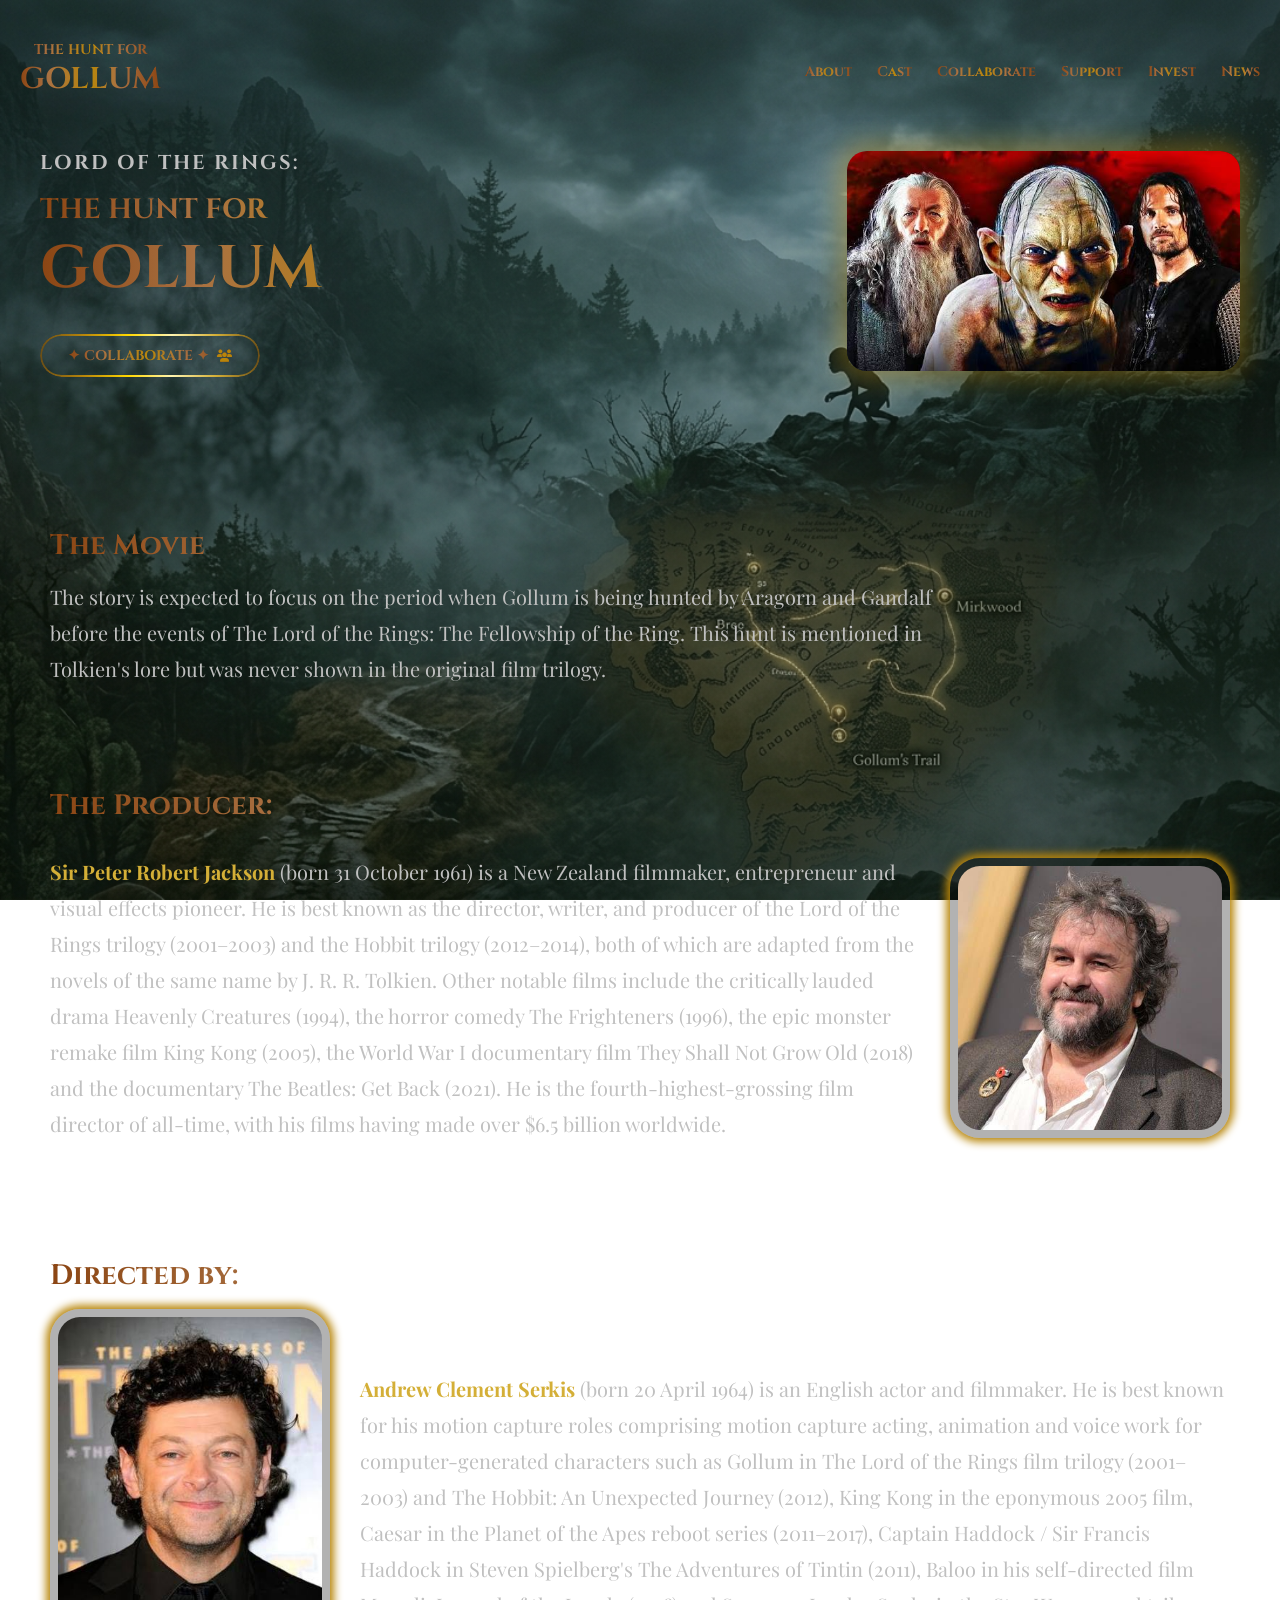
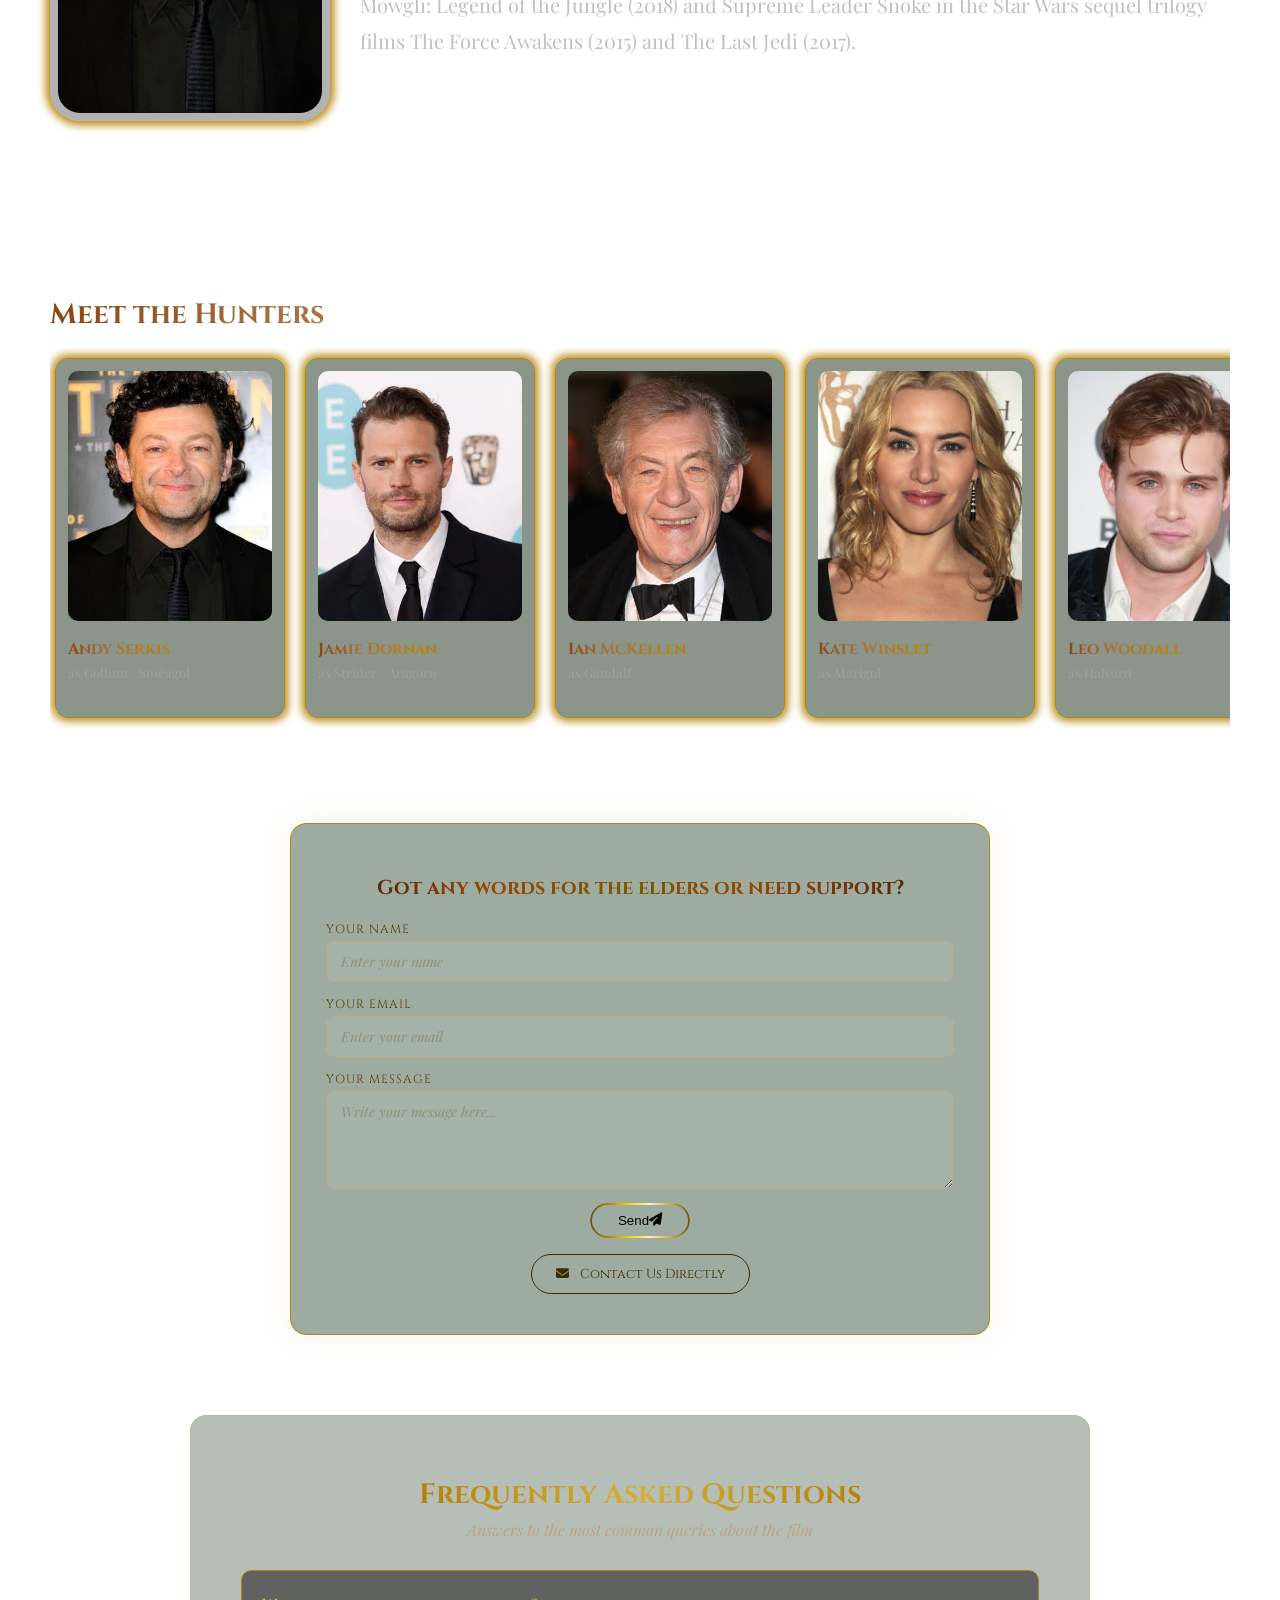
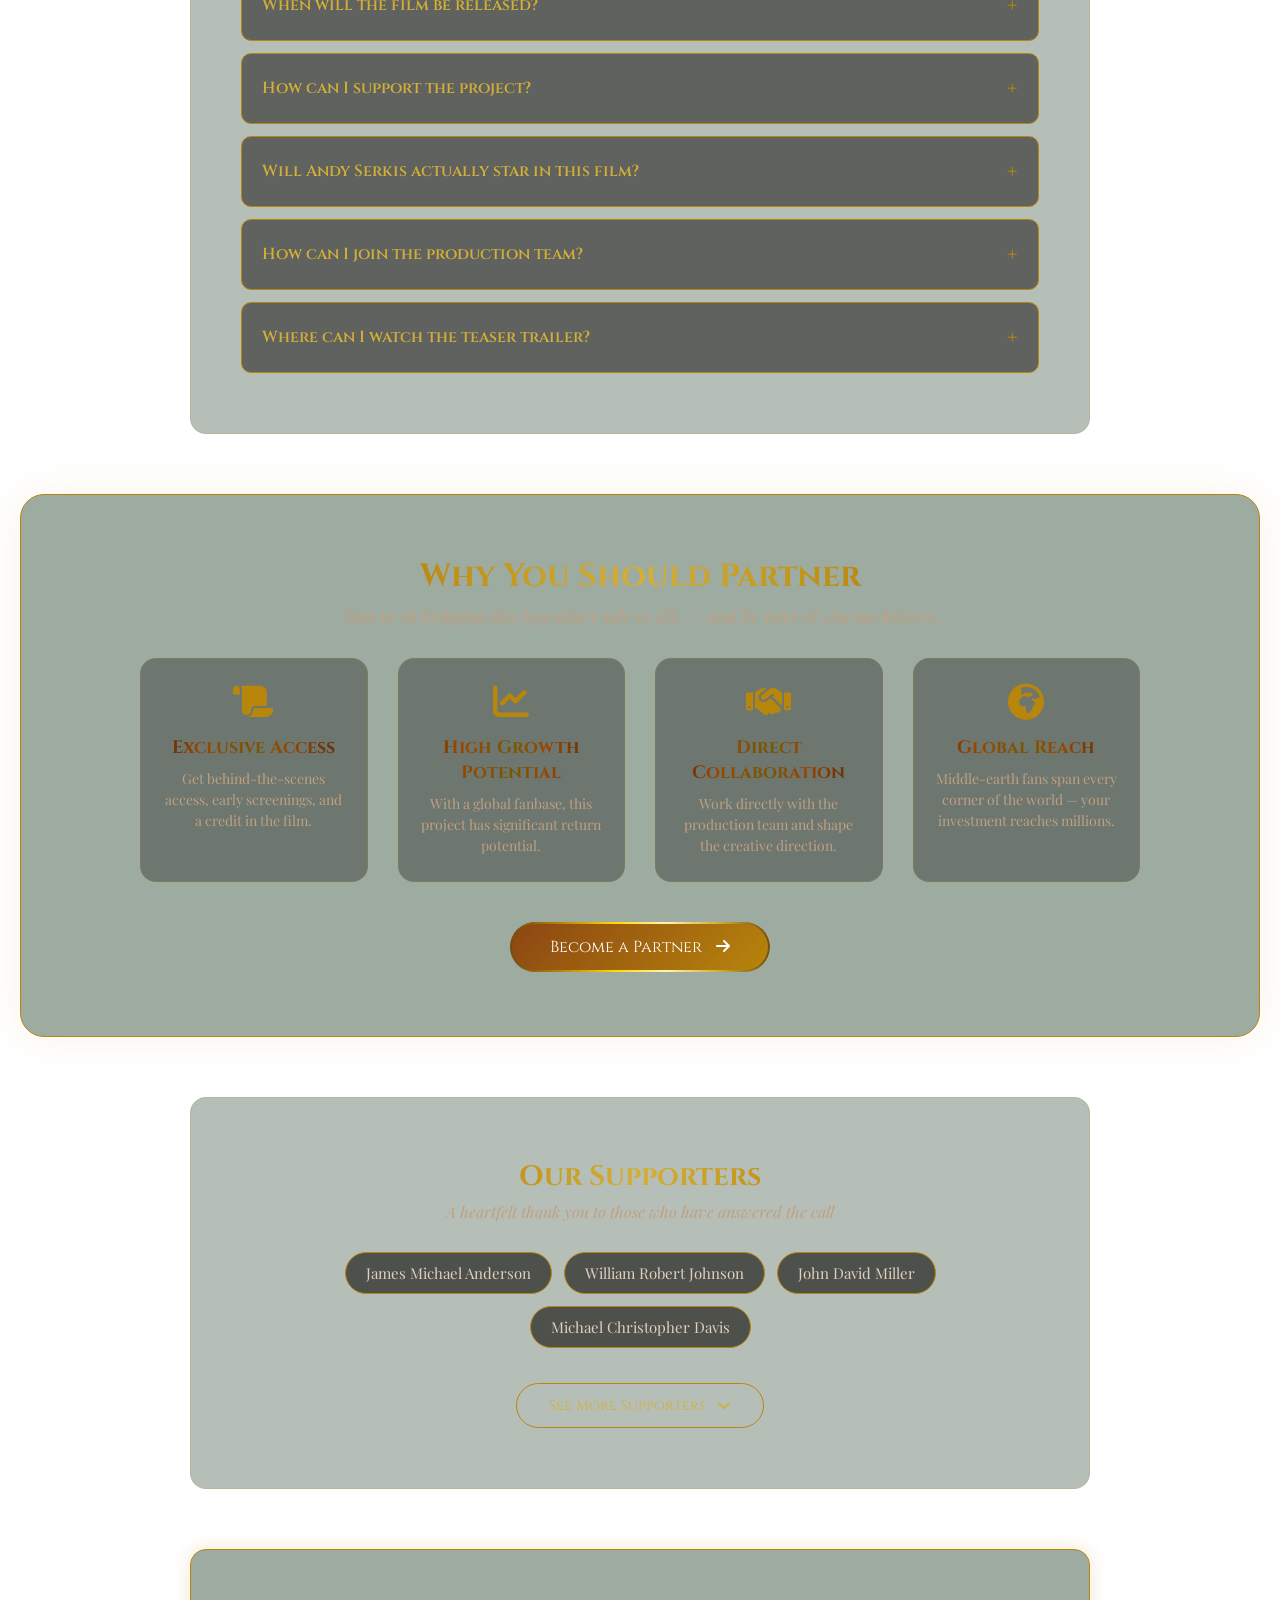
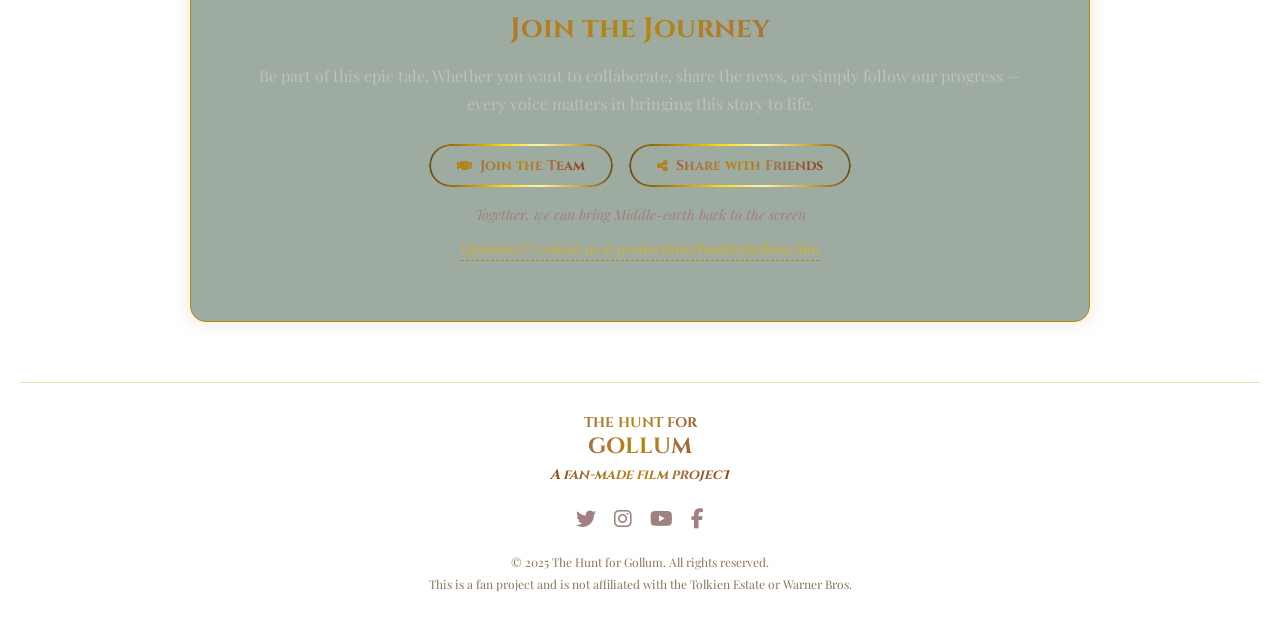
<file: index.html>
<!DOCTYPE html>
<html lang="en">
<head>
  <meta charset="UTF-8">
  <meta name="viewport" content="width=device-width, initial-scale=1.0, user-scalable=yes">
  <title>The Lord of the Rings: The Hunt for Gollum</title>
  
  <!-- Google Fonts -->
  <link rel="preconnect" href="https://fonts.googleapis.com">
  <link rel="preconnect" href="https://fonts.gstatic.com" crossorigin>
  <link href="https://fonts.googleapis.com/css2?family=Cinzel:wght@400;600;700;900&family=Playfair+Display:ital,wght@0,400;0,600;0,700;1,400&display=swap" rel="stylesheet">
  
  <!-- Font Awesome -->
  <link rel="stylesheet" href="https://cdnjs.cloudflare.com/ajax/libs/font-awesome/6.5.1/css/all.min.css">
  
  <!-- External CSS -->
  <link rel="stylesheet" href="style.css">
</head>
<body>
  <header>
    <div class="logo">
      <p>THE HUNT FOR <br><span>GOLLUM</span></p>
    </div>
    
    <nav>
      <button class="dropbtn" id="menuToggle"><i class="fas fa-bars"></i></button>
      <ul class="dropdown-content" id="dropdownMenu">
        <li><a href="#about">About</a></li>
        <li><a href="#cast">Cast</a></li>
        <li><a href="form.html">Collaborate</a></li>
        <li><a href="donate.html">Support</a></li>
        <li><a href="investor.html">Invest</a></li>
        <li><a href="#news">News</a></li>
      </ul>
    </nav>
  </header>
  
  <main>
    <!-- HERO SECTION -->
    <section>
      <div class="hero">
        <div class="hero-content">
          <p>LORD OF THE RINGS:</p>
          <h1>THE HUNT FOR <br><span>GOLLUM</span></h1>
          <button class="goldbtn"><a href="form.html" id="collaborateBtn">✦ COLLABORATE ✦ <i class="fas fa-users"></i></a></button>
        </div>
        <div class="hero-image desktop-only">
          <img src="gollum.jpeg" alt="Gollum" onerror="this.src='https://placehold.co/280x280/1a1a1a/b8860b?text=Gollum'">
        </div>
      </div>
    </section>
    
    <!-- ABOUT SECTION -->
    <section class="about" id="about">
      <div class="movie-about abt">
        <h2>The Movie</h2>
        <p class="description">The story is expected to focus on the period when Gollum is being hunted by Aragorn and Gandalf before the events of The Lord of the Rings: The Fellowship of the Ring. This hunt is mentioned in Tolkien's lore but was never shown in the original film trilogy.</p>
      </div>
      
      <div class="director-about abt">
        <h2>The Producer:</h2>
        <div>
          <div class="director-text">
            <p class="description"><span>Sir Peter Robert Jackson</span> (born 31 October 1961) is a New Zealand filmmaker, entrepreneur and visual effects pioneer. He is best known as the director, writer, and producer of the Lord of the Rings trilogy (2001–2003) and the Hobbit trilogy (2012–2014), both of which are adapted from the novels of the same name by J. R. R. Tolkien. Other notable films include the critically lauded drama Heavenly Creatures (1994), the horror comedy The Frighteners (1996), the epic monster remake film King Kong (2005), the World War I documentary film They Shall Not Grow Old (2018) and the documentary The Beatles: Get Back (2021). He is the fourth-highest-grossing film director of all-time, with his films having made over $6.5 billion worldwide.</p>
          </div>
          <img src="peter.jpeg" alt="Peter Jackson" onerror="this.src='https://placehold.co/400x300/1a1a1a/b8860b?text=Peter+Jackson'">
        </div>
      </div>
      
      <div class="director-about abt">
        <h2>Directed by:</h2>
        <div>
          <img src="host.jpeg" alt="Andy Serkis" onerror="this.src='https://placehold.co/400x300/1a1a1a/b8860b?text=Andy+Serkis'">
          <div class="director-text">
            <p class="description"><span>Andrew Clement Serkis</span> (born 20 April 1964) is an English actor and filmmaker. He is best known for his motion capture roles comprising motion capture acting, animation and voice work for computer-generated characters such as Gollum in The Lord of the Rings film trilogy (2001–2003) and The Hobbit: An Unexpected Journey (2012), King Kong in the eponymous 2005 film, Caesar in the Planet of the Apes reboot series (2011–2017), Captain Haddock / Sir Francis Haddock in Steven Spielberg's The Adventures of Tintin (2011), Baloo in his self-directed film Mowgli: Legend of the Jungle (2018) and Supreme Leader Snoke in the Star Wars sequel trilogy films The Force Awakens (2015) and The Last Jedi (2017).</p>
          </div>
        </div>
      </div>
    </section>
    
    <!-- CAST SECTION -->
    <section class="team" id="cast">
      <h2>Meet the Hunters</h2>
      
      <div class="teamdiv">
        <div class="cast-card">
          <img src="host.jpeg" alt="Andy Serkis" onerror="this.src='https://placehold.co/230x250/1a1a1a/b8860b?text=Andy+Serkis'">
          <p class="cast-name">Andy Serkis</p>
          <p class="cast-role">as Gollum / Sméagol</p>
        </div>
        
        <div class="cast-card">
          <img src="Jamie.jpeg" alt="Jamie Dornan" onerror="this.src='https://placehold.co/230x250/1a1a1a/b8860b?text=Jamie+Dornan'">
          <p class="cast-name">Jamie Dornan</p>
          <p class="cast-role">as Strider / Aragorn</p>
        </div>
        
        <div class="cast-card">
          <img src="ian.jpeg" alt="Ian McKellen" onerror="this.src='https://placehold.co/230x250/1a1a1a/b8860b?text=Ian+McKellen'">
          <p class="cast-name">Ian McKellen</p>
          <p class="cast-role">as Gandalf</p>
        </div>
        
        <div class="cast-card">
          <img src="kate.jpeg" alt="Kate Winslet" onerror="this.src='https://placehold.co/230x250/1a1a1a/b8860b?text=Kate+Winslet'">
          <p class="cast-name">Kate Winslet</p>
          <p class="cast-role">as Marigol</p>
        </div>
        
        <div class="cast-card">
          <img src="leo.jpeg" alt="Leo Woodall" onerror="this.src='https://placehold.co/230x250/1a1a1a/b8860b?text=Leo+Woodall'">
          <p class="cast-name">Leo Woodall</p>
          <p class="cast-role">as Halvard</p>
        </div>
        
        <div class="cast-card">
          <img src="lee.jpeg" alt="Lee Pace" onerror="this.src='https://placehold.co/230x250/1a1a1a/b8860b?text=Lee+Pace'">
          <p class="cast-name">Lee Pace</p>
          <p class="cast-role">as Thranduil</p>
        </div>
        
        <div class="cast-card">
          <img src="elijah.jpeg" alt="Elijah Wood" onerror="this.src='https://placehold.co/230x250/1a1a1a/b8860b?text=Elijah+Wood'">
          <p class="cast-name">Elijah Wood</p>
          <p class="cast-role">as Frodo Baggins</p>
        </div>
      </div>
    </section>
    
    <!-- CONTACT SECTION (standalone, no donations) -->
    <section class="action">
      <div class="contact full-width">
        <h3>Got any words for the elders or need support?</h3>
        <form action="#" id="contactForm">
          <div>
            <label for="contactName">Your Name</label>
            <input type="text" id="contactName" name="name" placeholder="Enter your name">
          </div>
          <div>
            <label for="contactEmail">Your Email</label>
            <input type="email" id="contactEmail" name="email" placeholder="Enter your email">
          </div>
          <div>
            <label for="contactComment">Your Message</label>
            <textarea id="contactComment" name="comment" rows="4" placeholder="Write your message here..."></textarea>
          </div>
          <button type="submit" class="goldbtn send">Send <i class="fas fa-paper-plane"></i></button>
        </form>
        <div class="mail">
          <a href="mailto:petemanagement@gmail.com" target="_blank"><i class="fas fa-envelope"></i> Contact Us Directly</a>
        </div>
      </div>
    </section>
    
    <!-- FAQ SECTION -->
    <section class="faq-section">
      <h2 class="faq-title">Frequently Asked Questions</h2>
      <p class="faq-subtitle">Answers to the most common queries about the film</p>

      <div class="faq-list">
        <details class="faq-item">
          <summary class="faq-question">When will the film be released?</summary>
          <div class="faq-answer">
            <p>We are currently in pre-production. The release date depends on funding and production timelines. We'll announce updates on our social channels.</p>
          </div>
        </details>

        <details class="faq-item">
          <summary class="faq-question">How can I support the project?</summary>
          <div class="faq-answer">
            <p>Visit our <a href="donate.html" style="color:#d4af37;">Support Page</a> to contribute to the production. Every contribution helps bring Middle-earth to life.</p>
          </div>
        </details>

        <details class="faq-item">
          <summary class="faq-question">Will Andy Serkis actually star in this film?</summary>
          <div class="faq-answer">
            <p>Andy Serkis is confirmed to both direct and reprise his role as Gollum/Sméagol, bringing his iconic performance back to Middle-earth.</p>
          </div>
        </details>

        <details class="faq-item">
          <summary class="faq-question">How can I join the production team?</summary>
          <div class="faq-answer">
            <p>Click the "Collaborate" button on our homepage or visit our <a href="form.html" style="color:#d4af37;">Collaboration Form</a> to apply and become part of the journey.</p>
          </div>
        </details>

        <details class="faq-item">
          <summary class="faq-question">Where can I watch the teaser trailer?</summary>
          <div class="faq-answer">
            <p>A teaser trailer has not yet been released. Stay tuned to our social channels for updates and announcements.</p>
          </div>
        </details>
      </div>
    </section>

    <!-- ========== NEW: WHY YOU SHOULD PARTNER ========== -->
    <section class="invest-cta">
      <div class="invest-cta-inner">
        <h2 class="invest-cta-title">Why You Should Partner</h2>
        <p class="invest-cta-sub">
          Join us in bringing this legendary tale to life — and be part of cinema history.
        </p>
        <div class="invest-grid">
          <div class="invest-item">
            <i class="fas fa-scroll"></i>
            <h3>Exclusive Access</h3>
            <p>Get behind‑the‑scenes access, early screenings, and a credit in the film.</p>
          </div>
          <div class="invest-item">
            <i class="fas fa-chart-line"></i>
            <h3>High Growth Potential</h3>
            <p>With a global fanbase, this project has significant return potential.</p>
          </div>
          <div class="invest-item">
            <i class="fas fa-handshake"></i>
            <h3>Direct Collaboration</h3>
            <p>Work directly with the production team and shape the creative direction.</p>
          </div>
          <div class="invest-item">
            <i class="fas fa-globe-africa"></i>
            <h3>Global Reach</h3>
            <p>Middle‑earth fans span every corner of the world — your investment reaches millions.</p>
          </div>
        </div>
        <div class="invest-cta-btn">
          <a href="investor.html" class="goldbtn">Become a Partner <i class="fas fa-arrow-right"></i></a>
        </div>
      </div>
    </section>
    <!-- ========== END NEW SECTION ========== -->
    
    <!-- SPONSORS SECTION -->
    <section class="sponsors-section">
      <h2 class="sponsors-title">Our Supporters</h2>
      <p class="sponsors-subtitle">A heartfelt thank you to those who have answered the call</p>

      <div class="sponsors-grid" id="sponsorsGrid">
        <div class="sponsor-item">James Michael Anderson</div>
        <div class="sponsor-item">William Robert Johnson</div>
        <div class="sponsor-item">John David Miller</div>
        <div class="sponsor-item">Michael Christopher Davis</div>

        <div class="sponsor-item hidden-sponsor">Robert Thomas Wilson</div>
        <div class="sponsor-item hidden-sponsor">David Joseph Moore</div>
        <div class="sponsor-item hidden-sponsor">Joseph Daniel Brown</div>
        <div class="sponsor-item hidden-sponsor">Richard Allen Taylor</div>
        <div class="sponsor-item hidden-sponsor">Charles Edward White</div>
        <div class="sponsor-item hidden-sponsor">Thomas Patrick Harris</div>
        <div class="sponsor-item hidden-sponsor">Christopher Ryan Martin</div>
        <div class="sponsor-item hidden-sponsor">Matthew Scott Thompson</div>
        <div class="sponsor-item hidden-sponsor">Daniel Andrew Garcia</div>
        <div class="sponsor-item hidden-sponsor">Anthony James Martinez</div>
        <div class="sponsor-item hidden-sponsor">Mark Steven Robinson</div>
        <div class="sponsor-item hidden-sponsor">Donald Eugene Clark</div>
        <div class="sponsor-item hidden-sponsor">Paul Gregory Lewis</div>
        <div class="sponsor-item hidden-sponsor">Steven Brian Walker</div>
        <div class="sponsor-item hidden-sponsor">Andrew Kevin Hall</div>
        <div class="sponsor-item hidden-sponsor">and many more...</div>
      </div>

      <button class="sponsors-toggle" id="sponsorsToggle">
        <span class="toggle-text">See More Supporters</span>
        <i class="fas fa-chevron-down toggle-icon"></i>
      </button>
    </section>
    
    <!-- PLEA / CALL TO ACTION (cleaned of donation language) -->
    <section class="plea">
      <div class="container">
        <h2>Join the Journey</h2>
        <p>Be part of this epic tale. Whether you want to collaborate, share the news, or simply follow our progress — every voice matters in bringing this story to life.</p>
        <div class="plea-buttons">
          <button class="goldbtn" id="collaborateBtn2"><a href="form.html"><i class="fas fa-handshake"></i> Join the Team</a></button>
          <button class="goldbtn"><a href="#"><i class="fas fa-share-alt"></i> Share with Friends</a></button>
        </div>
        <p class="assurance">Together, we can bring Middle-earth back to the screen</p>
        <a href="mailto:petemanagement@gmail.com" target="_blank" class="plea-email">Questions? Contact us at production@huntforgollum.film</a>
      </div>
    </section>
  </main>

  <!-- FOOTER -->
  <footer>
    <div class="footer-content">
      <div class="footer-logo">
        <p>THE HUNT FOR <br><span>GOLLUM</span></p>
        <p class="footer-tagline">A fan-made film project</p>
      </div>
      <div class="footer-social">
        <a href="#" aria-label="Twitter"><i class="fab fa-twitter"></i></a>
        <a href="#" aria-label="Instagram"><i class="fab fa-instagram"></i></a>
        <a href="#" aria-label="YouTube"><i class="fab fa-youtube"></i></a>
        <a href="#" aria-label="Facebook"><i class="fab fa-facebook-f"></i></a>
      </div>
      <div class="footer-copy">
        <p>&copy; 2025 The Hunt for Gollum. All rights reserved.</p>
        <p>This is a fan project and is not affiliated with the Tolkien Estate or Warner Bros.</p>
      </div>
    </div>
  </footer>

  <!-- External JavaScript -->
  <script src="script.js"></script>
</body>
</html>
</file>
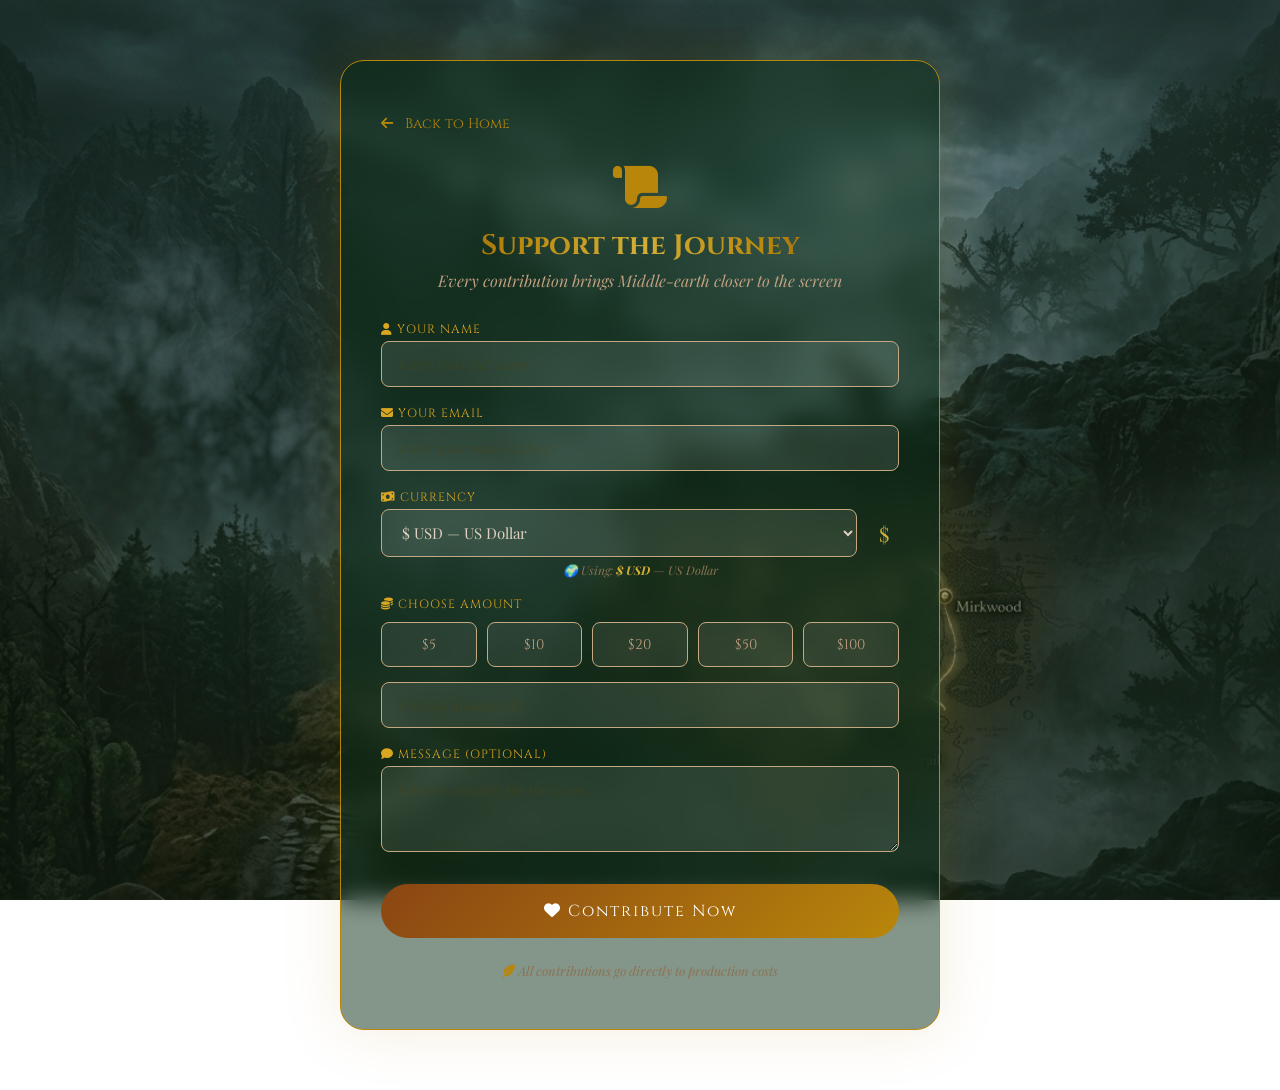
<file: donate.html>
<!DOCTYPE html>
<html lang="en">
<head>
  <meta charset="UTF-8">
  <meta name="viewport" content="width=device-width, initial-scale=1.0, user-scalable=yes">
  <title>Support — The Hunt for Gollum</title>
  
  <!-- Paystack Inline Script -->
  <script src="https://js.paystack.co/v1/inline.js"></script>
  
  <!-- Google Fonts -->
  <link rel="preconnect" href="https://fonts.googleapis.com">
  <link rel="preconnect" href="https://fonts.gstatic.com" crossorigin>
  <link href="https://fonts.googleapis.com/css2?family=Cinzel:wght@400;600;700;900&family=Playfair+Display:ital,wght@0,400;0,600;0,700;1,400&display=swap" rel="stylesheet">
  
  <!-- Font Awesome -->
  <link rel="stylesheet" href="https://cdnjs.cloudflare.com/ajax/libs/font-awesome/6.5.1/css/all.min.css">
  
  <style>
    /* (all existing styles stay exactly the same — no changes needed) */
    * {
      margin: 0;
      padding: 0;
      box-sizing: border-box;
    }

    body {
      min-height: 100vh;
      background: linear-gradient(rgba(25, 45, 20, 0.4), rgba(25, 45, 20, 0.4)), url("bg.png");
      background-repeat: no-repeat;
      background-attachment: fixed;
      background-size: cover;
      background-position: center;
      font-family: 'Playfair Display', serif;
      color: #c0c0c0;
      padding: 20px;
    }

    .donate-wrapper {
      max-width: 600px;
      margin: 40px auto;
      background: rgba(10, 45, 20, 0.5);
      backdrop-filter: blur(12px);
      border-radius: 24px;
      border: 1px solid #b8860b;
      box-shadow: 0 0 60px rgba(184, 134, 11, 0.15);
      padding: 50px 40px;
    }

    .donate-header {
      text-align: center;
      margin-bottom: 30px;
    }

    .donate-header .icon {
      font-size: 48px;
      color: #b8860b;
      margin-bottom: 10px;
    }

    .donate-header h1 {
      font-family: 'Cinzel', serif;
      font-size: 28px;
      background: linear-gradient(90deg, #8b4513, #b8860b, #d4af37, #b8860b, #8b4513);
      -webkit-background-clip: text;
      -webkit-text-fill-color: transparent;
      background-clip: text;
      margin-bottom: 6px;
    }

    .donate-header p {
      font-style: italic;
      color: #c0a080;
      font-size: 16px;
    }

    .back-link {
      display: inline-block;
      margin-bottom: 20px;
      color: #b8860b;
      text-decoration: none;
      font-family: 'Cinzel', serif;
      font-size: 14px;
      transition: color 0.3s ease;
    }

    .back-link:hover {
      color: #d4af37;
    }

    .back-link i {
      margin-right: 8px;
    }

    .donate-form .form-group {
      margin-bottom: 18px;
    }

    .donate-form label {
      font-family: 'Cinzel', serif;
      font-size: 12px;
      text-transform: uppercase;
      letter-spacing: 1px;
      color: #daa520;
      display: block;
      margin-bottom: 4px;
    }

    .donate-form input,
    .donate-form textarea,
    .donate-form select {
      width: 100%;
      padding: 12px 16px;
      background: rgba(255, 255, 255, 0.1);
      border: 1px solid #c4a882;
      border-radius: 8px;
      font-family: 'Playfair Display', serif;
      font-size: 15px;
      color: #e0d0c0;
      transition: all 0.3s ease;
    }

    .donate-form input:focus,
    .donate-form textarea:focus,
    .donate-form select:focus {
      outline: none;
      border-color: #b8860b;
      box-shadow: 0 0 12px rgba(184, 134, 11, 0.15);
      background: rgba(255, 255, 255, 0.15);
    }

    .donate-form input::placeholder,
    .donate-form textarea::placeholder {
      color: #5a46064f;
      font-style: italic;
    }

    .donate-form select option {
      background: #1a0f08;
      color: #e0d0c0;
    }

    .currency-row {
      display: flex;
      gap: 12px;
      align-items: center;
    }

    .currency-row select {
      flex: 1;
    }

    .currency-symbol {
      font-size: 20px;
      color: #d4af37;
      min-width: 30px;
      text-align: center;
    }

    .amount-grid {
      display: flex;
      flex-wrap: wrap;
      gap: 10px;
      margin: 10px 0 15px;
    }

    .amount-btn {
      flex: 1;
      min-width: 80px;
      padding: 12px 16px;
      background: rgba(255, 255, 255, 0.08);
      border: 1px solid #c4a882;
      border-radius: 8px;
      color: #c0a080;
      font-family: 'Cinzel', serif;
      font-size: 14px;
      cursor: pointer;
      transition: all 0.3s ease;
    }

    .amount-btn:hover {
      border-color: #b8860b;
      color: #d4af37;
      background: rgba(184, 134, 11, 0.1);
    }

    .amount-btn.selected {
      border-color: #b8860b;
      background: rgba(184, 134, 11, 0.15);
      color: #d4af37;
      box-shadow: 0 0 20px rgba(184, 134, 11, 0.1);
    }

    .custom-amount-row {
      display: flex;
      gap: 12px;
      align-items: center;
    }

    .custom-amount-row input {
      flex: 1;
    }

    .donate-btn {
      width: 100%;
      padding: 16px;
      font-family: 'Cinzel', serif;
      font-size: 16px;
      letter-spacing: 2px;
      background: linear-gradient(135deg, #8b4513, #b8860b);
      border: none;
      border-radius: 50px;
      color: #fff;
      cursor: pointer;
      transition: all 0.3s ease;
      margin-top: 10px;
    }

    .donate-btn:hover {
      transform: translateY(-2px);
      box-shadow: 0 6px 25px rgba(184, 134, 11, 0.35);
    }

    .donate-btn:disabled {
      opacity: 0.6;
      cursor: not-allowed;
      transform: none !important;
    }

    .donate-footer {
      text-align: center;
      margin-top: 24px;
      font-style: italic;
      color: #8b7355;
      font-size: 13px;
    }

    .donate-footer i {
      color: #b8860b;
    }

    .form-status {
      margin-top: 15px;
      padding: 12px 16px;
      border-radius: 8px;
      text-align: center;
      display: none;
    }

    .form-status.success {
      display: block;
      background: rgba(40, 167, 69, 0.15);
      border: 1px solid #28a745;
      color: #5cb85c;
    }

    .form-status.error {
      display: block;
      background: rgba(220, 53, 69, 0.15);
      border: 1px solid #dc3545;
      color: #dc3545;
    }

    .form-status.info {
      display: block;
      background: rgba(184, 134, 11, 0.15);
      border: 1px solid #b8860b;
      color: #d4af37;
    }

    .detected-currency {
      text-align: center;
      font-size: 12px;
      color: #8b7355;
      margin-top: 5px;
      font-style: italic;
    }

    .detected-currency strong {
      color: #d4af37;
    }

    @media (max-width: 600px) {
      .donate-wrapper {
        padding: 30px 20px;
        margin: 20px auto;
      }

      .donate-header h1 {
        font-size: 22px;
      }

      .amount-btn {
        min-width: 60px;
        font-size: 12px;
        padding: 10px 12px;
      }

      .currency-row {
        flex-direction: column;
        gap: 6px;
      }
    }
  </style>
</head>
<body>

  <div class="donate-wrapper">
    <a href="index.html" class="back-link"><i class="fas fa-arrow-left"></i> Back to Home</a>

    <div class="donate-header">
      <div class="icon"><i class="fas fa-scroll"></i></div>
      <h1>Support the Journey</h1>
      <p>Every contribution brings Middle-earth closer to the screen</p>
    </div>

    <form class="donate-form" id="donateForm">
      <!-- Donor Name -->
      <div class="form-group">
        <label for="donorName"><i class="fas fa-user"></i> Your Name</label>
        <input type="text" id="donorName" name="name" placeholder="Enter your full name" required>
      </div>

      <!-- Donor Email -->
      <div class="form-group">
        <label for="donorEmail"><i class="fas fa-envelope"></i> Your Email</label>
        <input type="email" id="donorEmail" name="email" placeholder="Enter your email address" required>
      </div>

      <!-- Currency Selection (only supported currencies shown) -->
      <div class="form-group">
        <label><i class="fas fa-money-bill-wave"></i> Currency</label>
        <div class="currency-row">
          <select id="currencySelect">
            <!-- Options injected by JavaScript -->
          </select>
          <span class="currency-symbol" id="currencySymbol">₦</span>
        </div>
        <div class="detected-currency" id="detectedCurrency"></div>
      </div>

      <!-- Donation Amount -->
      <div class="form-group">
        <label><i class="fas fa-coins"></i> Choose Amount</label>
        <div class="amount-grid" id="amountGrid">
          <!-- Amount buttons generated by JS -->
        </div>
        <div class="custom-amount-row">
          <input type="number" id="customAmount" name="customAmount" placeholder="Custom amount" min="1">
        </div>
      </div>

      <!-- Message (optional) -->
      <div class="form-group">
        <label for="donorMessage"><i class="fas fa-comment"></i> Message (optional)</label>
        <textarea id="donorMessage" name="message" rows="3" placeholder="Leave a message for the team..."></textarea>
      </div>

      <button type="submit" class="donate-btn" id="donateSubmitBtn">
        <i class="fas fa-heart"></i> Contribute Now
      </button>

      <div class="form-status" id="formStatus"></div>
    </form>

    <div class="donate-footer">
      <i class="fas fa-feather-alt"></i> All contributions go directly to production costs
    </div>
  </div>

  <script>
    (function() {
      'use strict';

      // ============================================================
      // 👇 CONFIGURE YOUR PAYSTACK SETTINGS HERE 👇
      // ============================================================

      // 1. Your single Paystack API key (test or live)
      const PAYSTACK_KEY = 'pk_live_a292116859a7fc29c7ed46c9b9e112ec5308a7e6';

      // 2. Which currencies does your merchant account support?
      //    Expand this list to include ALL currencies you want to accept globally.
      const SUPPORTED_CURRENCIES = [
        // Africa
        'NGN', 'GHS', 'KES', 'ZAR',
        // Americas
        'USD', 'CAD', 'MXN',
        // Europe
        'EUR', 'GBP', 'CHF', 'SEK', 'NOK', 'DKK', 'PLN', 'CZK', 'HUF',
        // Oceania
        'AUD', 'NZD'
      ];

      // 3. Preset amounts for each currency
      const AMOUNT_PRESETS = {
        NGN: [1000, 2500, 5000, 10000, 25000],
        GHS: [50, 100, 200, 500, 1000],
        KES: [500, 1000, 2000, 5000, 10000],
        ZAR: [50, 100, 200, 500, 1000],
        USD: [5, 10, 20, 50, 100],
        EUR: [5, 10, 20, 50, 100],
        GBP: [5, 10, 20, 50, 100],
        CAD: [5, 10, 20, 50, 100],
        AUD: [5, 10, 20, 50, 100],
        NZD: [5, 10, 20, 50, 100],
        CHF: [5, 10, 20, 50, 100],
        SEK: [50, 100, 200, 500, 1000],
        NOK: [50, 100, 200, 500, 1000],
        DKK: [50, 100, 200, 500, 1000],
        PLN: [20, 50, 100, 200, 500],
        CZK: [100, 200, 500, 1000, 2000],
        HUF: [1000, 2000, 5000, 10000, 20000],
        MXN: [100, 200, 500, 1000, 2000]
      };

      // 4. Minimum amount per currency
      const MIN_AMOUNT = {
        NGN: 100,
        GHS: 10,
        KES: 100,
        ZAR: 10,
        USD: 1,
        EUR: 1,
        GBP: 1,
        CAD: 1,
        AUD: 1,
        NZD: 1,
        CHF: 1,
        SEK: 10,
        NOK: 10,
        DKK: 10,
        PLN: 5,
        CZK: 50,
        HUF: 500,
        MXN: 50
      };

      // Currency display info
      const CURRENCY_INFO = {
        NGN: { symbol: '₦', label: 'Nigerian Naira' },
        GHS: { symbol: '₵', label: 'Ghanaian Cedi' },
        KES: { symbol: 'KSh', label: 'Kenyan Shilling' },
        ZAR: { symbol: 'R', label: 'South African Rand' },
        USD: { symbol: '$', label: 'US Dollar' },
        EUR: { symbol: '€', label: 'Euro' },
        GBP: { symbol: '£', label: 'British Pound' },
        CAD: { symbol: 'C$', label: 'Canadian Dollar' },
        AUD: { symbol: 'A$', label: 'Australian Dollar' },
        NZD: { symbol: 'NZ$', label: 'New Zealand Dollar' },
        CHF: { symbol: 'Fr', label: 'Swiss Franc' },
        SEK: { symbol: 'kr', label: 'Swedish Krona' },
        NOK: { symbol: 'kr', label: 'Norwegian Krone' },
        DKK: { symbol: 'kr', label: 'Danish Krone' },
        PLN: { symbol: 'zł', label: 'Polish Złoty' },
        CZK: { symbol: 'Kč', label: 'Czech Koruna' },
        HUF: { symbol: 'Ft', label: 'Hungarian Forint' },
        MXN: { symbol: 'Mex$', label: 'Mexican Peso' }
      };

      // ============================================================
      // END OF CONFIGURATION
      // ============================================================

      // DOM refs
      const form = document.getElementById('donateForm');
      const nameInput = document.getElementById('donorName');
      const emailInput = document.getElementById('donorEmail');
      const currencySelect = document.getElementById('currencySelect');
      const currencySymbol = document.getElementById('currencySymbol');
      const amountGrid = document.getElementById('amountGrid');
      const customInput = document.getElementById('customAmount');
      const statusDiv = document.getElementById('formStatus');
      const submitBtn = document.getElementById('donateSubmitBtn');
      const detectedCurrencyDiv = document.getElementById('detectedCurrency');

      let selectedAmount = null;
      let currentCurrency = SUPPORTED_CURRENCIES[0] || 'NGN';

      // ============================================
      // DETECT USER CURRENCY — GLOBAL COVERAGE
      // ============================================
      function detectUserCurrency() {
        try {
          const locale = navigator.language || navigator.languages?.[0] || 'en-US';
          
          // Comprehensive country → currency mapping
          const countryMap = {
            // Africa
            'NG': 'NGN', 'GH': 'GHS', 'KE': 'KES', 'ZA': 'ZAR',
            'UG': 'KES', 'TZ': 'KES', 'RW': 'KES',
            // Americas
            'US': 'USD', 'CA': 'CAD', 'MX': 'MXN',
            // Europe
            'GB': 'GBP', 'FR': 'EUR', 'DE': 'EUR', 'ES': 'EUR',
            'IT': 'EUR', 'NL': 'EUR', 'BE': 'EUR', 'PT': 'EUR',
            'CH': 'CHF', 'SE': 'SEK', 'NO': 'NOK', 'DK': 'DKK',
            'PL': 'PLN', 'CZ': 'CZK', 'HU': 'HUF', 'AT': 'EUR',
            'IE': 'EUR', 'FI': 'EUR', 'GR': 'EUR', 'LU': 'EUR',
            'HR': 'EUR', 'BG': 'BGN', 'RO': 'RON', 'IS': 'ISK',
            // Oceania
            'AU': 'AUD', 'NZ': 'NZD',
            // Asia
            'SG': 'USD', 'JP': 'JPY', 'CN': 'CNY', 'IN': 'INR',
            'KR': 'KRW', 'ID': 'IDR', 'MY': 'MYR', 'PH': 'PHP',
            'TH': 'THB', 'VN': 'VND', 'PK': 'PKR', 'BD': 'BDT'
          };

          const parts = locale.split('-');
          const country = parts.length > 1 ? parts[1].toUpperCase() : null;
          
          if (country && countryMap[country]) {
            const detected = countryMap[country];
            if (SUPPORTED_CURRENCIES.includes(detected)) {
              return detected;
            }
          }

          // Fallback: try Intl.NumberFormat
          try {
            const formatter = new Intl.NumberFormat(navigator.language, { style: 'currency', currency: 'USD' });
            const parts = formatter.formatToParts(0);
            const currencyPart = parts.find(p => p.type === 'currency');
            if (currencyPart && currencyPart.value) {
              const detected = currencyPart.value;
              if (SUPPORTED_CURRENCIES.includes(detected)) {
                return detected;
              }
            }
          } catch (e) {}

        } catch (e) {}
        
        // Final fallback
        return SUPPORTED_CURRENCIES[0] || 'NGN';
      }

      // ============================================
      // POPULATE CURRENCY DROPDOWN
      // ============================================
      function populateCurrencyDropdown() {
        currencySelect.innerHTML = '';
        SUPPORTED_CURRENCIES.forEach(code => {
          const info = CURRENCY_INFO[code];
          if (!info) return;
          const opt = document.createElement('option');
          opt.value = code;
          opt.textContent = `${info.symbol} ${code} — ${info.label}`;
          currencySelect.appendChild(opt);
        });
        if (currencySelect.options.length === 0) {
          const opt = document.createElement('option');
          opt.value = 'NGN';
          opt.textContent = '₦ NGN — Nigerian Naira';
          currencySelect.appendChild(opt);
        }
      }

      // ============================================
      // UPDATE UI FOR SELECTED CURRENCY
      // ============================================
      function updateUI(currencyCode) {
        const info = CURRENCY_INFO[currencyCode];
        if (!info) return;
        currencySymbol.textContent = info.symbol;
        customInput.placeholder = `Custom amount (${info.symbol})`;

        const presets = AMOUNT_PRESETS[currencyCode] || [100, 200, 500, 1000];
        amountGrid.innerHTML = '';
        presets.forEach(amount => {
          const btn = document.createElement('button');
          btn.type = 'button';
          btn.className = 'amount-btn';
          btn.dataset.amount = amount;
          btn.textContent = `${info.symbol}${amount.toLocaleString()}`;
          btn.addEventListener('click', function() {
            document.querySelectorAll('.amount-btn').forEach(b => b.classList.remove('selected'));
            this.classList.add('selected');
            selectedAmount = parseInt(this.dataset.amount);
            customInput.value = '';
          });
          amountGrid.appendChild(btn);
        });

        document.querySelectorAll('.amount-btn').forEach(b => b.classList.remove('selected'));
        selectedAmount = null;
        customInput.value = '';
        statusDiv.style.display = 'none';
        statusDiv.className = 'form-status';
      }

      // ============================================
      // HANDLE CURRENCY CHANGE
      // ============================================
      function handleCurrencyChange(currencyCode) {
        currentCurrency = currencyCode;
        updateUI(currencyCode);
        const info = CURRENCY_INFO[currencyCode];
        detectedCurrencyDiv.innerHTML = `🌍 Using: <strong>${info.symbol} ${currencyCode}</strong> — ${info.label}`;
      }

      // ============================================
      // SET DEFAULT CURRENCY
      // ============================================
      function setDefaultCurrency() {
        const detected = detectUserCurrency();
        const options = Array.from(currencySelect.options).map(o => o.value);
        let defaultCurrency = options.includes(detected) ? detected : options[0] || 'NGN';
        currencySelect.value = defaultCurrency;
        handleCurrencyChange(defaultCurrency);
      }

      // ============================================
      // CUSTOM AMOUNT HANDLING
      // ============================================
      customInput.addEventListener('input', function() {
        if (this.value) {
          document.querySelectorAll('.amount-btn').forEach(b => b.classList.remove('selected'));
          selectedAmount = null;
        }
      });

      // ============================================
      // FORM SUBMISSION
      // ============================================
      form.addEventListener('submit', async function(e) {
        e.preventDefault();

        const name = nameInput.value.trim();
        const email = emailInput.value.trim();
        const currency = currencySelect.value;
        const minAmt = MIN_AMOUNT[currency] || 1;
        const customValue = parseInt(customInput.value);
        let amount = selectedAmount || customValue;

        if (!name) {
          showStatus('Please enter your name.', 'error');
          return;
        }
        if (!email || !email.includes('@')) {
          showStatus('Please enter a valid email address.', 'error');
          return;
        }
        if (!amount || amount < minAmt) {
          showStatus(`Minimum amount is ${CURRENCY_INFO[currency].symbol}${minAmt}.`, 'error');
          return;
        }

        submitBtn.disabled = true;
        submitBtn.innerHTML = '<i class="fas fa-spinner fa-pulse"></i> Processing...';

        try {
          if (typeof PaystackPop === 'undefined') {
            showStatus('Payment system is loading. Please try again in a moment.', 'error');
            submitBtn.disabled = false;
            submitBtn.innerHTML = '<i class="fas fa-heart"></i> Contribute Now';
            return;
          }

          const handler = PaystackPop.setup({
            key: PAYSTACK_KEY,
            email: email,
            amount: amount * 100,
            currency: currency,
            metadata: {
              custom_fields: [
                { display_name: "Donor Name", variable_name: "donor_name", value: name },
                { display_name: "Currency", variable_name: "currency", value: currency }
              ]
            },
            callback: function(response) {
              showStatus(`Thank you ${name}! Your contribution of ${CURRENCY_INFO[currency].symbol}${amount.toLocaleString()} has been received.`, 'success');
              submitBtn.disabled = false;
              submitBtn.innerHTML = '<i class="fas fa-heart"></i> Contribute Now';
              form.reset();
              document.querySelectorAll('.amount-btn').forEach(b => b.classList.remove('selected'));
              selectedAmount = null;
              setDefaultCurrency();
              console.log('Payment successful:', response);
            },
            onClose: function() {
              showStatus('Payment was cancelled. You can try again anytime.', 'error');
              submitBtn.disabled = false;
              submitBtn.innerHTML = '<i class="fas fa-heart"></i> Contribute Now';
            }
          });

          handler.openIframe();

        } catch (error) {
          console.error('Payment error:', error);
          showStatus('Something went wrong. Please try again.', 'error');
          submitBtn.disabled = false;
          submitBtn.innerHTML = '<i class="fas fa-heart"></i> Contribute Now';
        }
      });

      function showStatus(message, type) {
        statusDiv.textContent = message;
        statusDiv.className = 'form-status ' + type;
        statusDiv.style.display = 'block';
        if (type === 'success') {
          setTimeout(() => { statusDiv.style.display = 'none'; }, 8000);
        }
      }

      // ============================================
      // INIT
      // ============================================
      populateCurrencyDropdown();
      setDefaultCurrency();

      currencySelect.addEventListener('change', function() {
        handleCurrencyChange(this.value);
      });

      console.log('🌍 Donate page ready. Supported currencies:', SUPPORTED_CURRENCIES);
    })();
  </script>

</body>
</html>
</file>
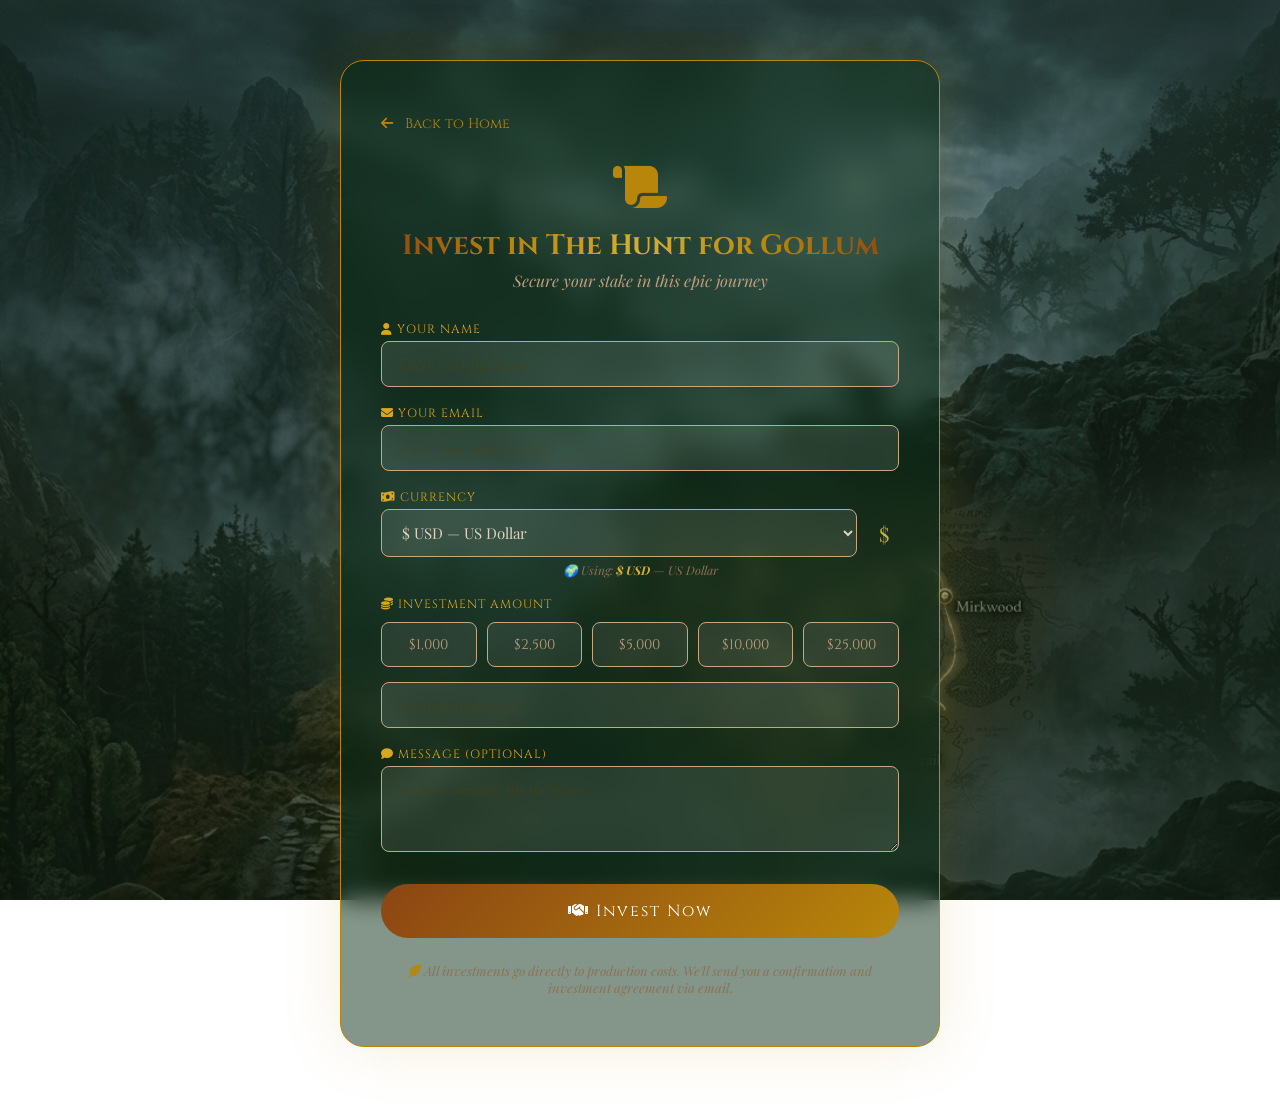
<file: investor.html>
<!DOCTYPE html>
<html lang="en">
<head>
  <meta charset="UTF-8">
  <meta name="viewport" content="width=device-width, initial-scale=1.0, user-scalable=yes">
  <title>Invest — The Hunt for Gollum</title>
  
  <!-- Paystack Inline Script -->
  <script src="https://js.paystack.co/v1/inline.js"></script>
  
  <!-- Google Fonts -->
  <link rel="preconnect" href="https://fonts.googleapis.com">
  <link rel="preconnect" href="https://fonts.gstatic.com" crossorigin>
  <link href="https://fonts.googleapis.com/css2?family=Cinzel:wght@400;600;700;900&family=Playfair+Display:ital,wght@0,400;0,600;0,700;1,400&display=swap" rel="stylesheet">
  
  <!-- Font Awesome -->
  <link rel="stylesheet" href="https://cdnjs.cloudflare.com/ajax/libs/font-awesome/6.5.1/css/all.min.css">
  
  <style>
    /* All existing styles remain exactly the same — no changes needed */
    * {
      margin: 0;
      padding: 0;
      box-sizing: border-box;
    }

    body {
      min-height: 100vh;
      background: linear-gradient(rgba(25, 45, 20, 0.4), rgba(25, 45, 20, 0.4)), url("bg.png");
      background-repeat: no-repeat;
      background-attachment: fixed;
      background-size: cover;
      background-position: center;
      font-family: 'Playfair Display', serif;
      color: #c0c0c0;
      padding: 20px;
    }

    .donate-wrapper {
      max-width: 600px;
      margin: 40px auto;
      background: rgba(10, 45, 20, 0.5);
      backdrop-filter: blur(12px);
      border-radius: 24px;
      border: 1px solid #b8860b;
      box-shadow: 0 0 60px rgba(184, 134, 11, 0.15);
      padding: 50px 40px;
    }

    .donate-header {
      text-align: center;
      margin-bottom: 30px;
    }

    .donate-header .icon {
      font-size: 48px;
      color: #b8860b;
      margin-bottom: 10px;
    }

    .donate-header h1 {
      font-family: 'Cinzel', serif;
      font-size: 28px;
      background: linear-gradient(90deg, #8b4513, #b8860b, #d4af37, #b8860b, #8b4513);
      -webkit-background-clip: text;
      -webkit-text-fill-color: transparent;
      background-clip: text;
      margin-bottom: 6px;
    }

    .donate-header p {
      font-style: italic;
      color: #c0a080;
      font-size: 16px;
    }

    .back-link {
      display: inline-block;
      margin-bottom: 20px;
      color: #b8860b;
      text-decoration: none;
      font-family: 'Cinzel', serif;
      font-size: 14px;
      transition: color 0.3s ease;
    }

    .back-link:hover {
      color: #d4af37;
    }

    .back-link i {
      margin-right: 8px;
    }

    .donate-form .form-group {
      margin-bottom: 18px;
    }

    .donate-form label {
      font-family: 'Cinzel', serif;
      font-size: 12px;
      text-transform: uppercase;
      letter-spacing: 1px;
      color: #daa520;
      display: block;
      margin-bottom: 4px;
    }

    .donate-form input,
    .donate-form textarea,
    .donate-form select {
      width: 100%;
      padding: 12px 16px;
      background: rgba(255, 255, 255, 0.1);
      border: 1px solid #c4a882;
      border-radius: 8px;
      font-family: 'Playfair Display', serif;
      font-size: 15px;
      color: #e0d0c0;
      transition: all 0.3s ease;
    }

    .donate-form input:focus,
    .donate-form textarea:focus,
    .donate-form select:focus {
      outline: none;
      border-color: #b8860b;
      box-shadow: 0 0 12px rgba(184, 134, 11, 0.15);
      background: rgba(255, 255, 255, 0.15);
    }

    .donate-form input::placeholder,
    .donate-form textarea::placeholder {
      color: #5a46064f;
      font-style: italic;
    }

    .donate-form select option {
      background: #1a0f08;
      color: #e0d0c0;
    }

    .currency-row {
      display: flex;
      gap: 12px;
      align-items: center;
    }

    .currency-row select {
      flex: 1;
    }

    .currency-symbol {
      font-size: 20px;
      color: #d4af37;
      min-width: 30px;
      text-align: center;
    }

    .amount-grid {
      display: flex;
      flex-wrap: wrap;
      gap: 10px;
      margin: 10px 0 15px;
    }

    .amount-btn {
      flex: 1;
      min-width: 80px;
      padding: 12px 16px;
      background: rgba(255, 255, 255, 0.08);
      border: 1px solid #c4a882;
      border-radius: 8px;
      color: #c0a080;
      font-family: 'Cinzel', serif;
      font-size: 14px;
      cursor: pointer;
      transition: all 0.3s ease;
    }

    .amount-btn:hover {
      border-color: #b8860b;
      color: #d4af37;
      background: rgba(184, 134, 11, 0.1);
    }

    .amount-btn.selected {
      border-color: #b8860b;
      background: rgba(184, 134, 11, 0.15);
      color: #d4af37;
      box-shadow: 0 0 20px rgba(184, 134, 11, 0.1);
    }

    .custom-amount-row {
      display: flex;
      gap: 12px;
      align-items: center;
    }

    .custom-amount-row input {
      flex: 1;
    }

    .donate-btn {
      width: 100%;
      padding: 16px;
      font-family: 'Cinzel', serif;
      font-size: 16px;
      letter-spacing: 2px;
      background: linear-gradient(135deg, #8b4513, #b8860b);
      border: none;
      border-radius: 50px;
      color: #fff;
      cursor: pointer;
      transition: all 0.3s ease;
      margin-top: 10px;
    }

    .donate-btn:hover {
      transform: translateY(-2px);
      box-shadow: 0 6px 25px rgba(184, 134, 11, 0.35);
    }

    .donate-btn:disabled {
      opacity: 0.6;
      cursor: not-allowed;
      transform: none !important;
    }

    .donate-footer {
      text-align: center;
      margin-top: 24px;
      font-style: italic;
      color: #8b7355;
      font-size: 13px;
    }

    .donate-footer i {
      color: #b8860b;
    }

    .form-status {
      margin-top: 15px;
      padding: 12px 16px;
      border-radius: 8px;
      text-align: center;
      display: none;
    }

    .form-status.success {
      display: block;
      background: rgba(40, 167, 69, 0.15);
      border: 1px solid #28a745;
      color: #5cb85c;
    }

    .form-status.error {
      display: block;
      background: rgba(220, 53, 69, 0.15);
      border: 1px solid #dc3545;
      color: #dc3545;
    }

    .form-status.info {
      display: block;
      background: rgba(184, 134, 11, 0.15);
      border: 1px solid #b8860b;
      color: #d4af37;
    }

    .detected-currency {
      text-align: center;
      font-size: 12px;
      color: #8b7355;
      margin-top: 5px;
      font-style: italic;
    }

    .detected-currency strong {
      color: #d4af37;
    }

    @media (max-width: 600px) {
      .donate-wrapper {
        padding: 30px 20px;
        margin: 20px auto;
      }

      .donate-header h1 {
        font-size: 22px;
      }

      .amount-btn {
        min-width: 60px;
        font-size: 12px;
        padding: 10px 12px;
      }

      .currency-row {
        flex-direction: column;
        gap: 6px;
      }
    }
  </style>
</head>
<body>

  <div class="donate-wrapper">
    <a href="index.html" class="back-link"><i class="fas fa-arrow-left"></i> Back to Home</a>

    <div class="donate-header">
      <div class="icon"><i class="fas fa-scroll"></i></div>
      <h1>Invest in The Hunt for Gollum</h1>
      <p>Secure your stake in this epic journey</p>
    </div>

    <form class="donate-form" id="donateForm">
      <!-- Donor Name -->
      <div class="form-group">
        <label for="donorName"><i class="fas fa-user"></i> Your Name</label>
        <input type="text" id="donorName" name="name" placeholder="Enter your full name" required>
      </div>

      <!-- Donor Email -->
      <div class="form-group">
        <label for="donorEmail"><i class="fas fa-envelope"></i> Your Email</label>
        <input type="email" id="donorEmail" name="email" placeholder="Enter your email address" required>
      </div>

      <!-- Currency Selection (global) -->
      <div class="form-group">
        <label><i class="fas fa-money-bill-wave"></i> Currency</label>
        <div class="currency-row">
          <select id="currencySelect">
            <!-- Options injected by JavaScript -->
          </select>
          <span class="currency-symbol" id="currencySymbol">$</span>
        </div>
        <div class="detected-currency" id="detectedCurrency"></div>
      </div>

      <!-- Investment Amount -->
      <div class="form-group">
        <label><i class="fas fa-coins"></i> Investment Amount</label>
        <div class="amount-grid" id="amountGrid">
          <!-- Amount buttons generated by JS -->
        </div>
        <div class="custom-amount-row">
          <input type="number" id="customAmount" name="customAmount" placeholder="Custom amount" min="1">
        </div>
      </div>

      <!-- Message (optional) -->
      <div class="form-group">
        <label for="donorMessage"><i class="fas fa-comment"></i> Message (optional)</label>
        <textarea id="donorMessage" name="message" rows="3" placeholder="Leave a message for the team..."></textarea>
      </div>

      <button type="submit" class="donate-btn" id="donateSubmitBtn">
        <i class="fas fa-handshake"></i> Invest Now
      </button>

      <div class="form-status" id="formStatus"></div>
    </form>

    <div class="donate-footer">
      <i class="fas fa-feather-alt"></i> All investments go directly to production costs. We'll send you a confirmation and investment agreement via email.
    </div>
  </div>

  <script>
    (function() {
      'use strict';

      // ============================================================
      // 👇 CONFIGURE YOUR PAYSTACK SETTINGS 👇
      // ============================================================

      // Your live Paystack key (preserved)
      const PAYSTACK_KEY = 'pk_live_a292116859a7fc29c7ed46c9b9e112ec5308a7e6';

      // 🌍 FULL GLOBAL CURRENCY SUPPORT
      const SUPPORTED_CURRENCIES = [
        // Africa
        'NGN', 'GHS', 'KES', 'ZAR',
        // Americas
        'USD', 'CAD', 'MXN',
        // Europe
        'EUR', 'GBP', 'CHF', 'SEK', 'NOK', 'DKK', 'PLN', 'CZK', 'HUF',
        // Oceania
        'AUD', 'NZD'
      ];

      // Preset amounts for each currency (investment‑friendly)
      const AMOUNT_PRESETS = {
        NGN: [50000, 100000, 250000, 500000, 1000000],
        GHS: [1000, 2500, 5000, 10000, 25000],
        KES: [10000, 25000, 50000, 100000, 250000],
        ZAR: [1000, 2500, 5000, 10000, 25000],
        USD: [1000, 2500, 5000, 10000, 25000],
        EUR: [1000, 2500, 5000, 10000, 25000],
        GBP: [1000, 2500, 5000, 10000, 25000],
        CAD: [1000, 2500, 5000, 10000, 25000],
        AUD: [1000, 2500, 5000, 10000, 25000],
        NZD: [1000, 2500, 5000, 10000, 25000],
        CHF: [1000, 2500, 5000, 10000, 25000],
        SEK: [1000, 2500, 5000, 10000, 25000],
        NOK: [1000, 2500, 5000, 10000, 25000],
        DKK: [1000, 2500, 5000, 10000, 25000],
        PLN: [1000, 2500, 5000, 10000, 25000],
        CZK: [1000, 2500, 5000, 10000, 25000],
        HUF: [1000, 2500, 5000, 10000, 25000],
        MXN: [1000, 2500, 5000, 10000, 25000]
      };

      const MIN_AMOUNT = {
        NGN: 1000,
        GHS: 100,
        KES: 1000,
        ZAR: 100,
        USD: 100,
        EUR: 100,
        GBP: 100,
        CAD: 100,
        AUD: 100,
        NZD: 100,
        CHF: 100,
        SEK: 100,
        NOK: 100,
        DKK: 100,
        PLN: 100,
        CZK: 100,
        HUF: 1000,
        MXN: 100
      };

      const CURRENCY_INFO = {
        NGN: { symbol: '₦', label: 'Nigerian Naira' },
        GHS: { symbol: '₵', label: 'Ghanaian Cedi' },
        KES: { symbol: 'KSh', label: 'Kenyan Shilling' },
        ZAR: { symbol: 'R', label: 'South African Rand' },
        USD: { symbol: '$', label: 'US Dollar' },
        EUR: { symbol: '€', label: 'Euro' },
        GBP: { symbol: '£', label: 'British Pound' },
        CAD: { symbol: 'C$', label: 'Canadian Dollar' },
        AUD: { symbol: 'A$', label: 'Australian Dollar' },
        NZD: { symbol: 'NZ$', label: 'New Zealand Dollar' },
        CHF: { symbol: 'Fr', label: 'Swiss Franc' },
        SEK: { symbol: 'kr', label: 'Swedish Krona' },
        NOK: { symbol: 'kr', label: 'Norwegian Krone' },
        DKK: { symbol: 'kr', label: 'Danish Krone' },
        PLN: { symbol: 'zł', label: 'Polish Złoty' },
        CZK: { symbol: 'Kč', label: 'Czech Koruna' },
        HUF: { symbol: 'Ft', label: 'Hungarian Forint' },
        MXN: { symbol: 'Mex$', label: 'Mexican Peso' }
      };

      // ============================================================
      // END OF CONFIGURATION
      // ============================================================

      // DOM refs
      const form = document.getElementById('donateForm');
      const nameInput = document.getElementById('donorName');
      const emailInput = document.getElementById('donorEmail');
      const currencySelect = document.getElementById('currencySelect');
      const currencySymbol = document.getElementById('currencySymbol');
      const amountGrid = document.getElementById('amountGrid');
      const customInput = document.getElementById('customAmount');
      const statusDiv = document.getElementById('formStatus');
      const submitBtn = document.getElementById('donateSubmitBtn');
      const detectedCurrencyDiv = document.getElementById('detectedCurrency');

      let selectedAmount = null;
      let currentCurrency = SUPPORTED_CURRENCIES[0] || 'USD';

      // ============================================
      // DETECT USER CURRENCY — FULL GLOBAL COVERAGE
      // ============================================
      function detectUserCurrency() {
        try {
          const locale = navigator.language || navigator.languages?.[0] || 'en-US';
          
          const countryMap = {
            // Africa
            'NG': 'NGN', 'GH': 'GHS', 'KE': 'KES', 'ZA': 'ZAR',
            'UG': 'KES', 'TZ': 'KES', 'RW': 'KES',
            // Americas
            'US': 'USD', 'CA': 'CAD', 'MX': 'MXN',
            // Europe
            'GB': 'GBP', 'FR': 'EUR', 'DE': 'EUR', 'ES': 'EUR',
            'IT': 'EUR', 'NL': 'EUR', 'BE': 'EUR', 'PT': 'EUR',
            'CH': 'CHF', 'SE': 'SEK', 'NO': 'NOK', 'DK': 'DKK',
            'PL': 'PLN', 'CZ': 'CZK', 'HU': 'HUF', 'AT': 'EUR',
            'IE': 'EUR', 'FI': 'EUR', 'GR': 'EUR', 'LU': 'EUR',
            'HR': 'EUR', 'BG': 'BGN', 'RO': 'RON', 'IS': 'ISK',
            // Oceania
            'AU': 'AUD', 'NZ': 'NZD'
          };

          const parts = locale.split('-');
          const country = parts.length > 1 ? parts[1].toUpperCase() : null;
          
          if (country && countryMap[country]) {
            const detected = countryMap[country];
            if (SUPPORTED_CURRENCIES.includes(detected)) {
              return detected;
            }
          }

          // Fallback: try Intl.NumberFormat
          try {
            const formatter = new Intl.NumberFormat(navigator.language, { style: 'currency', currency: 'USD' });
            const parts = formatter.formatToParts(0);
            const currencyPart = parts.find(p => p.type === 'currency');
            if (currencyPart && currencyPart.value) {
              const detected = currencyPart.value;
              if (SUPPORTED_CURRENCIES.includes(detected)) {
                return detected;
              }
            }
          } catch (e) {}

        } catch (e) {}
        
        // Final fallback: USD
        return 'USD';
      }

      // ============================================
      // POPULATE CURRENCY DROPDOWN
      // ============================================
      function populateCurrencyDropdown() {
        currencySelect.innerHTML = '';
        SUPPORTED_CURRENCIES.forEach(code => {
          const info = CURRENCY_INFO[code];
          if (!info) return;
          const opt = document.createElement('option');
          opt.value = code;
          opt.textContent = `${info.symbol} ${code} — ${info.label}`;
          currencySelect.appendChild(opt);
        });
        // If still empty, add a default
        if (currencySelect.options.length === 0) {
          const opt = document.createElement('option');
          opt.value = 'USD';
          opt.textContent = '$ USD — US Dollar';
          currencySelect.appendChild(opt);
        }
      }

      // ============================================
      // UPDATE UI FOR SELECTED CURRENCY
      // ============================================
      function updateUI(currencyCode) {
        const info = CURRENCY_INFO[currencyCode];
        if (!info) return;
        currencySymbol.textContent = info.symbol;
        customInput.placeholder = `Custom amount (${info.symbol})`;

        const presets = AMOUNT_PRESETS[currencyCode] || [1000, 2500, 5000, 10000, 25000];
        amountGrid.innerHTML = '';
        presets.forEach(amount => {
          const btn = document.createElement('button');
          btn.type = 'button';
          btn.className = 'amount-btn';
          btn.dataset.amount = amount;
          btn.textContent = `${info.symbol}${amount.toLocaleString()}`;
          btn.addEventListener('click', function() {
            document.querySelectorAll('.amount-btn').forEach(b => b.classList.remove('selected'));
            this.classList.add('selected');
            selectedAmount = parseInt(this.dataset.amount);
            customInput.value = '';
          });
          amountGrid.appendChild(btn);
        });

        document.querySelectorAll('.amount-btn').forEach(b => b.classList.remove('selected'));
        selectedAmount = null;
        customInput.value = '';
        statusDiv.style.display = 'none';
        statusDiv.className = 'form-status';
      }

      // ============================================
      // HANDLE CURRENCY CHANGE
      // ============================================
      function handleCurrencyChange(currencyCode) {
        currentCurrency = currencyCode;
        updateUI(currencyCode);
        const info = CURRENCY_INFO[currencyCode];
        detectedCurrencyDiv.innerHTML = `🌍 Using: <strong>${info.symbol} ${currencyCode}</strong> — ${info.label}`;
      }

      // ============================================
      // SET DEFAULT CURRENCY
      // ============================================
      function setDefaultCurrency() {
        const detected = detectUserCurrency();
        const options = Array.from(currencySelect.options).map(o => o.value);
        let defaultCurrency = options.includes(detected) ? detected : options[0] || 'USD';
        currencySelect.value = defaultCurrency;
        handleCurrencyChange(defaultCurrency);
      }

      // ============================================
      // CUSTOM AMOUNT HANDLING
      // ============================================
      customInput.addEventListener('input', function() {
        if (this.value) {
          document.querySelectorAll('.amount-btn').forEach(b => b.classList.remove('selected'));
          selectedAmount = null;
        }
      });

      // ============================================
      // FORM SUBMISSION
      // ============================================
      form.addEventListener('submit', async function(e) {
        e.preventDefault();

        const name = nameInput.value.trim();
        const email = emailInput.value.trim();
        const currency = currencySelect.value;
        const minAmt = MIN_AMOUNT[currency] || 100;
        const customValue = parseInt(customInput.value);
        let amount = selectedAmount || customValue;

        if (!name) {
          showStatus('Please enter your name.', 'error');
          return;
        }
        if (!email || !email.includes('@')) {
          showStatus('Please enter a valid email address.', 'error');
          return;
        }
        if (!amount || amount < minAmt) {
          showStatus(`Minimum investment is ${CURRENCY_INFO[currency].symbol}${minAmt}.`, 'error');
          return;
        }

        submitBtn.disabled = true;
        submitBtn.innerHTML = '<i class="fas fa-spinner fa-pulse"></i> Processing...';

        try {
          if (typeof PaystackPop === 'undefined') {
            showStatus('Payment system is loading. Please try again in a moment.', 'error');
            submitBtn.disabled = false;
            submitBtn.innerHTML = '<i class="fas fa-handshake"></i> Invest Now';
            return;
          }

          const handler = PaystackPop.setup({
            key: PAYSTACK_KEY,
            email: email,
            amount: amount * 100,
            currency: currency,
            metadata: {
              custom_fields: [
                { display_name: "Investor Name", variable_name: "investor_name", value: name },
                { display_name: "Currency", variable_name: "currency", value: currency }
              ]
            },
            callback: function(response) {
              showStatus(`Thank you ${name}! Your investment of ${CURRENCY_INFO[currency].symbol}${amount.toLocaleString()} has been confirmed.`, 'success');
              submitBtn.disabled = false;
              submitBtn.innerHTML = '<i class="fas fa-handshake"></i> Invest Now';
              form.reset();
              document.querySelectorAll('.amount-btn').forEach(b => b.classList.remove('selected'));
              selectedAmount = null;
              setDefaultCurrency();
              console.log('Investment successful:', response);
            },
            onClose: function() {
              showStatus('Payment was cancelled. You can try again anytime.', 'error');
              submitBtn.disabled = false;
              submitBtn.innerHTML = '<i class="fas fa-handshake"></i> Invest Now';
            }
          });

          handler.openIframe();

        } catch (error) {
          console.error('Payment error:', error);
          showStatus('Something went wrong. Please try again.', 'error');
          submitBtn.disabled = false;
          submitBtn.innerHTML = '<i class="fas fa-handshake"></i> Invest Now';
        }
      });

      function showStatus(message, type) {
        statusDiv.textContent = message;
        statusDiv.className = 'form-status ' + type;
        statusDiv.style.display = 'block';
        if (type === 'success') {
          setTimeout(() => { statusDiv.style.display = 'none'; }, 12000);
        }
      }

      // ============================================
      // INIT
      // ============================================
      populateCurrencyDropdown();
      setDefaultCurrency();

      currencySelect.addEventListener('change', function() {
        handleCurrencyChange(this.value);
      });

      console.log('🌍 Investor page ready. Supported currencies:', SUPPORTED_CURRENCIES);
    })();
  </script>

</body>
</html>
</file>
<file: style.css>
/* ============================================
   RESET & BASE
============================================ */
* {
  margin: 0;
  padding: 0;
  box-sizing: border-box;
}

html {
  height: 100%;
}

body {
  min-height: 100%;
  margin: 10px;
  padding: 10px;
  border-radius: 10px;
  background: linear-gradient(rgba(25, 45, 20, 0.3), rgba(25, 45, 20, 0.3)), url("bg.png");
  background-repeat: no-repeat;
  background-attachment: fixed;
  background-size: cover;
  background-position: center;
  box-sizing: border-box;
  font-family: 'Playfair Display', serif;
  color: #c0c0c0;
}

/* ============================================
   HEADER & NAVIGATION
============================================ */
header {
  display: flex;
  justify-content: space-between;
  align-items: center;
  margin: 20px 0;
  position: relative;
  z-index: 100;
}

.logo p {
  font-weight: bold;
  font-size: 14px;
  font-family: 'Cinzel', sans-serif;
  text-align: center;
  background: linear-gradient(90deg, #8b4513 0%, #a97142 20%, #b8860b 50%, #a97142 70%, #8b4513 100%);
  -webkit-background-clip: text;
  -webkit-text-fill-color: transparent;
  background-clip: text;
  color: transparent;
}

.logo p span {
  font-size: 30px;
}

.dropbtn {
  cursor: pointer;
  width: 40px;
  height: 40px;
  border: 1px solid #D4AF37;
  background: transparent;
  border-radius: 8px;
  display: flex;
  align-items: center;
  justify-content: center;
}

.fa-bars {
  color: #D4AF37;
  font-size: 20px;
}

nav {
  position: relative;
  display: inline-block;
}

.dropdown-content {
  list-style: none;
  margin: 0;
  padding: 0;
}

.dropdown-content li a {
  font-weight: bold;
  font-size: 15px;
  font-family: 'Cinzel', sans-serif;
  text-align: center;
  background: linear-gradient(90deg, #8b4513 0%, #a97142 20%, #b8860b 50%, #a97142 70%, #8b4513 100%);
  -webkit-background-clip: text;
  -webkit-text-fill-color: transparent;
  background-clip: text;
  color: transparent;
  text-decoration: none;
  transition: opacity 0.2s ease;
}

.dropdown-content li a:hover {
  opacity: 0.8;
}

/* Mobile menu */
@media (max-width: 599px) {
  .dropdown-content {
    display: none;
    flex-direction: column;
    position: absolute;
    background-color: rgba(10, 45, 20, 0.4);
    min-width: 180px;
    right: 0;
    top: 50px;
    box-shadow: 0px 0px 15px 3px #b8860b;
    border: 1px solid #b8860b;
    border-radius: 8px;
    z-index: 1000;
    backdrop-filter: blur(5px);
  }
  
  .dropdown-content li {
    padding: 12px 24px;
    text-align: center;
    border-bottom: 1px solid rgba(184, 134, 11, 0.3);
  }
  
  .dropdown-content li:last-child {
    border-bottom: none;
  }
  
  .dropdown-content li a {
    font-size: 16px;
  }
  
  nav:hover .dropdown-content {
    display: none;
  }
}

/* Desktop menu */
@media (min-width: 600px) {
  .dropbtn {
    display: none;
  }
  
  .dropdown-content {
    display: flex !important;
    position: static;
    flex-direction: row;
    background: none;
    box-shadow: none;
    border: none;
    gap: 25px;
  }
  
  .dropdown-content li {
    padding: 0;
  }
  
  .dropdown-content li a {
    font-size: 14px;
    white-space: nowrap;
    transition: all 0.2s ease;
  }
  
  .dropdown-content li a:hover {
    text-shadow: 0 0 8px rgba(184, 134, 11, 0.5);
  }
}

/* ============================================
   HERO SECTION (FIXED)
============================================ */
.hero {
  display: flex;
  flex-direction: column;
  align-items: center;
  justify-content: center;
  width: 100%;
  min-height: auto;
  padding: 40px 20px;
  gap: 30px;
}

.hero-content {
  text-align: center;
}

.hero-image {
  display: none;
}

.hero-image img {
  max-width: 200px;
  width: 100%;
  height: auto;
  border-radius: 20px;
  box-shadow: 0px 0px 25px 8px rgba(184, 134, 11, 0.4);
  transition: transform 0.3s ease;
}

.hero-image img:hover {
  transform: scale(1.02);
}

/* Desktop adjustments: larger text, bigger image, tighter gap */
@media (min-width: 768px) {
  .hero {
    flex-direction: row;
    justify-content: space-between;
    align-items: center;
    padding: 30px 20px;
    gap: 20px; /* reduced gap */
  }
  
  .hero-content {
    text-align: left;
    flex: 1;
  }
  
  .hero p {
    font-size: 28px;  /* larger subtitle */
  }
  
  h1 {
    font-size: 38px;  /* larger title */
  }
  
  h1 span {
    font-size: 72px;  /* larger "GOLLUM" */
  }
  
  .desktop-only {
    display: block;
    flex: 0.5;
    text-align: right;
  }
  
  .hero-image img {
    max-width: 400px;  /* larger image */
    width: 100%;
  }
}

/* Mobile (default) remains unchanged */
.hero p {
  font-weight: bold;
  font-size: 20px;
  font-family: 'Cinzel', sans-serif;
  text-align: inherit;
  color: #c0c0c0;
  margin-bottom: 15px;
  letter-spacing: 2px;
}

@media (max-width: 767px) {
  .hero p {
    text-align: center;
    font-size: 22px;
  }
  .hero h1 {
    text-align: center;
  }
}

h1 {
  font-weight: bold;
  font-size: 28px;
  font-family: 'Cinzel', sans-serif;
  text-align: inherit;
  background: linear-gradient(90deg, #8b4513 0%, #a97142 20%, #b8860b 50%, #a97142 70%, #8b4513 100%);
  -webkit-background-clip: text;
  -webkit-text-fill-color: transparent;
  background-clip: text;
  color: transparent;
  margin-bottom: 25px;
}

h1 span {
  font-size: 60px;
  display: inline-block;
}

/* ============================================
   GOLD BUTTON
============================================ */
.goldbtn {
  position: relative;
  display: inline-flex;
  justify-content: center;
  align-items: center;
  padding: 12px 28px;
  border: none;
  border-radius: 50px;
  background: transparent;
  cursor: pointer;
  overflow: hidden;
  z-index: 0;
  transition: transform 0.2s ease;
}

.goldbtn:hover {
  transform: scale(1.05);
}

.goldbtn::before {
  content: "";
  position: absolute;
  inset: 0;
  padding: 2px;
  border-radius: inherit;
  background: linear-gradient(90deg, #6b4e16, #b8860b, #ffd700, #fff4b0, #d4af37, #6b4e16);
  -webkit-mask: linear-gradient(#fff 0 0) content-box, linear-gradient(#fff 0 0);
  -webkit-mask-composite: xor;
  mask-composite: exclude;
  pointer-events: none;
}

.goldbtn a {
  font-weight: bold;
  font-size: 14px;
  font-family: 'Cinzel', sans-serif;
  text-align: center;
  background: linear-gradient(90deg, #8b4513 0%, #a97142 20%, #b8860b 50%, #a97142 70%, #8b4513 100%);
  -webkit-background-clip: text;
  -webkit-text-fill-color: transparent;
  background-clip: text;
  color: transparent;
  text-decoration: none;
  display: flex;
  align-items: center;
  gap: 8px;
}

.goldbtn a i {
  background: none;
  -webkit-text-fill-color: #b8860b;
  color: #b8860b;
  font-size: 12px;
}

/* ============================================
   ABOUT SECTION
============================================ */
.about {
  padding: 20px 10px;
}

.abt {
  color: #c0c0c0;
  font-weight: 400;
  margin: 100px 0;
}

.abt h2 {
  font-weight: bold;
  font-size: 28px;
  font-family: 'Cinzel', sans-serif;
  text-align: left;
  background: linear-gradient(90deg, #8b4513 0%, #a97142 20%, #b8860b 50%, #a97142 70%, #8b4513 100%);
  -webkit-background-clip: text;
  -webkit-text-fill-color: transparent;
  background-clip: text;
  color: transparent;
  margin-bottom: 15px;
}

.movie-about p {
  margin: 15px 0;
  line-height: 1.8;
  font-family: 'Playfair Display', serif;
  font-size: 16px;
}

.director-about div p {
  margin: 15px 0;
  line-height: 1.8;
  font-family: 'Playfair Display', serif;
  font-size: 16px;
}

.director-about div p span {
  font-weight: bolder;
  color: #d4af37;
}

.director-about div {
  display: block;
}

.director-about div img {
  width: 100%;
  max-width: 280px;
  height: auto;
  border-radius: 30px;
  box-shadow: 0px 0px 8px 4px #b8860b;
  padding: 8px;
  background: rgba(0, 0, 0, 0.3);
  margin-top: 15px;
  display: block;
}

.director-text {
  display: block;
}

@media (min-width: 600px) {
  .director-about div {
    display: flex;
    gap: 30px;
    align-items: center;
  }
  
  .director-about div p {
    flex: 1;
    font-size: 18px;
  }
  
  .director-about div img {
    flex: 0 0 30%;
    max-width: 250px;
    margin-top: 0;
  }
  
  .movie-about p {
    font-size: 18px;
  }
  
  .about {
    padding: 20px 30px;
  }
}

@media (min-width: 1024px) {
  .movie-about p {
    font-size: 20px;
    max-width: 80%;
  }
  
  .director-about div p {
    font-size: 20px;
  }
  
  .director-about div img {
    flex: 0 0 25%;
    max-width: 280px;
  }
}

/* ============================================
   TEAM / CAST SECTION
============================================ */
.team {
  padding: 20px 10px;
  margin: 20px 0;
}

.team h2 {
  font-weight: bold;
  font-size: 28px;
  font-family: 'Cinzel', sans-serif;
  text-align: left;
  background: linear-gradient(90deg, #8b4513 0%, #a97142 20%, #b8860b 50%, #a97142 70%, #8b4513 100%);
  -webkit-background-clip: text;
  -webkit-text-fill-color: transparent;
  background-clip: text;
  color: transparent;
  margin: 15px 0;
}

.teamdiv {
  display: flex;
  overflow-x: auto;
  overflow-y: hidden;
  width: 100%;
  gap: 20px;
  margin: 15px 0;
  padding: 10px 5px;
  scrollbar-width: thin;
  scrollbar-color: #b8860b rgba(184, 134, 11, 0.2);
}

.teamdiv::-webkit-scrollbar {
  height: 6px;
}

.teamdiv::-webkit-scrollbar-track {
  background: rgba(184, 134, 11, 0.2);
  border-radius: 10px;
}

.teamdiv::-webkit-scrollbar-thumb {
  background: #b8860b;
  border-radius: 10px;
}

.cast-card {
  height: auto;
  min-height: 360px;
  color: #c0c0c0;
  background-color: rgba(25, 45, 20, 0.5);
  min-width: 230px;
  max-width: 230px;
  box-shadow: 0px 0px 8px 3px #b8860b;
  border: 1px solid #b8860b;
  border-radius: 12px;
  line-height: 1.6;
  padding: 12px;
  transition: transform 0.2s ease, box-shadow 0.2s ease;
  backdrop-filter: blur(3px);
}

.cast-card:hover {
  transform: translateY(-5px);
  box-shadow: 0px 0px 15px 5px #b8860b;
}

.cast-card img {
  height: 250px;
  width: 100%;
  border-radius: 10px;
  object-fit: cover;
}

.cast-name {
  font-weight: bold;
  font-size: 16px;
  font-family: 'Cinzel', sans-serif;
  text-align: left;
  background: linear-gradient(90deg, #8b4513 0%, #a97142 20%, #b8860b 50%, #a97142 70%, #8b4513 100%);
  -webkit-background-clip: text;
  -webkit-text-fill-color: transparent;
  background-clip: text;
  color: transparent;
  margin-top: 10px;
}

.cast-role {
  font-weight: 500;
  font-size: 13px;
  font-family: 'Playfair Display', serif;
  color: #a0a0a0;
}

@media (min-width: 600px) {
  .team {
    padding: 20px 30px;
  }
}

/* ============================================
   ACTION / DONATE + CONTACT
============================================ */
.action {
  display: flex;
  flex-direction: column;
  width: 100%;
  gap: 20px;
  padding: 20px 10px;
  margin: 40px 0;
}

@media (min-width: 768px) {
  .action {
    flex-direction: row;
    justify-content: space-between;
    padding: 20px 30px;
  }
}

/* --- DONATE SECTION --- */
.donate {
  width: 100%;
  display: flex;
  flex-direction: column;
  align-items: center;
  justify-content: center;
  padding: 30px 20px;
  border-radius: 16px;
  border: 1px solid #b8860b;
  box-shadow: 0px 0px 15px 3px rgba(184, 134, 11, 0.2);
  backdrop-filter: blur(20px);
  background: linear-gradient(rgba(10, 7, 4, 0.4), rgba(10, 7, 4, 0.4)), url("contact.png");
  background-position: center;
  background-size: 500%;
  background-repeat: no-repeat;
}

@media (min-width: 768px) {
  .donate {
    width: 48%;
  }
}

.donate-inner {
  display: flex;
  flex-direction: column;
  align-items: center;
  gap: 15px;
  width: 100%;
}

h3 {
  font-weight: bold;
  font-size: 20px;
  font-family: 'Cinzel', sans-serif;
  text-align: center;
  background: linear-gradient(90deg, #592907 0%, #994500 20%, #795703 50%, #994500 70%, #592907 100%);
  -webkit-background-clip: text;
  -webkit-text-fill-color: transparent;
  background-clip: text;
  color: transparent;
  margin: 10px 0;
}

.amount {
  display: flex;
  flex-wrap: wrap;
  justify-content: center;
  gap: 10px;
  width: 100%;
  padding: 10px 0;
}

.coin {
  padding: 12px 20px !important;
  font-size: 14px !important;
  font-family: 'Cinzel', sans-serif;
  background: transparent !important;
  -webkit-text-fill-color: initial !important;
  color: #d4af37 !important;
}

.coin span {
  margin: 0 4px;
}

.custom-donate {
  display: flex;
  gap: 10px;
  width: 100%;
  max-width: 350px;
  align-items: center;
}

.custom-donate input {
  flex: 1;
  padding: 10px 14px;
  border-radius: 8px;
  border: 1px solid #c4a882;
  background: rgba(255, 255, 255, 0.1);
  color: #e0d0c0;
  font-family: 'Playfair Display', serif;
  font-size: 14px;
  transition: all 0.3s ease;
}

.custom-donate input:focus {
  outline: none;
  border-color: #b8860b;
  box-shadow: 0 0 12px rgba(184, 134, 11, 0.2);
  background: rgba(255, 255, 255, 0.15);
}

.custom-donate input::placeholder {
  color: #5f6205;
  font-style: italic;
}

.custom-donate .goldbtn {
  padding: 10px 20px;
  white-space: nowrap;
}

/* --- CONTACT SECTION --- */
.contact {
  width: 100%;
  display: flex;
  flex-direction: column;
  align-items: center;
  justify-content: center;
  padding: 30px 20px;
  border-radius: 16px;
  border: 1px solid #b8860b;
  box-shadow: 0px 0px 15px 3px rgba(184, 134, 11, 0.2);
  backdrop-filter: blur(20px);
  background: linear-gradient(rgba(10, 7, 4, 0.4), rgba(10, 7, 4, 0.4)), url("contact.png");
  background-position: center;
  background-size: 500%;
  background-repeat: no-repeat;
}

@media (min-width: 768px) {
  .contact {
    width: 48%;
  }
}

.contact form {
  display: flex;
  flex-direction: column;
  gap: 14px;
  margin-top: 10px;
  width: 100%;
}

.contact form div {
  display: flex;
  flex-direction: column;
  gap: 4px;
}

.contact form label {
  font-family: 'Cinzel', serif;
  font-size: 12px;
  text-transform: uppercase;
  letter-spacing: 1px;
  color: #5b3c04;
}

.contact form input,
.contact form textarea {
  padding: 10px 14px;
  border-radius: 8px;
  border: 1px solid #c4a882;
  background: rgba(255, 255, 255, 0.08);
  color: #e0d0c0;
  font-family: 'Playfair Display', serif;
  font-size: 14px;
  transition: all 0.3s ease;
  width: 100%;
}

.contact form input:focus,
.contact form textarea:focus {
  outline: none;
  border-color: #b8860b;
  box-shadow: 0 0 12px rgba(184, 134, 11, 0.2);
  background: rgba(255, 255, 255, 0.15);
}

.contact form input::placeholder,
.contact form textarea::placeholder {
  color: #5a46064f;
  font-style: italic;
}

.contact form textarea {
  resize: vertical;
  min-height: 80px;
}

.contact form .goldbtn {
  align-self: center;
  padding: 10px 28px;
}

.mail {
  margin-top: 16px;
  text-align: center;
  width: 100%;
}

.mail a {
  display: inline-block;
  padding: 10px 24px;
  border: 1px solid #3c2b03;
  border-radius: 50px;
  color: #3c2b03;
  font-family: 'Cinzel', serif;
  font-size: 13px;
  text-decoration: none;
  transition: all 0.3s ease;
}

.mail a:hover {
  background: rgba(184, 134, 11, 0.15);
  box-shadow: 0 0 20px rgba(184, 134, 11, 0.2);
}

.mail a i {
  margin-right: 8px;
}

/* ============================================
   PLEA / CALL TO ACTION
============================================ */
.plea {
  background: rgba(10, 45, 20, 0.4);
  border: 1px solid #b8860b;
  border-radius: 16px;
  box-shadow: 0px 0px 15px 3px rgba(184, 134, 11, 0.15);
  padding: 40px 30px;
  margin: 50px 20px;
  width: calc(100% - 40px);
  text-align: center;
  backdrop-filter: blur(4px);
}

@media (min-width: 768px) {
  .plea {
    padding: 60px 50px;
    margin: 60px auto;
    max-width: 900px;
  }
}

.plea h2 {
  font-weight: bold;
  font-size: 28px;
  font-family: 'Cinzel', sans-serif;
  text-align: center;
  background: linear-gradient(90deg, #8b4513 0%, #a97142 20%, #b8860b 50%, #a97142 70%, #8b4513 100%);
  -webkit-background-clip: text;
  -webkit-text-fill-color: transparent;
  background-clip: text;
  color: transparent;
  margin-bottom: 15px;
}

.plea p {
  color: #c0c0c0;
  font-weight: 400;
  line-height: 1.8;
  font-family: 'Playfair Display', serif;
  font-size: 16px;
  margin: 15px 0;
}

.plea-buttons {
  display: flex;
  flex-wrap: wrap;
  justify-content: center;
  gap: 16px;
  margin: 25px 0 15px;
}

.plea .assurance {
  font-size: 14px;
  font-style: italic;
  color: #a08080;
  margin: 10px 0;
}

.plea-email {
  display: inline-block;
  color: #d4af37;
  font-family: 'Playfair Display', serif;
  font-size: 14px;
  text-decoration: none;
  border-bottom: 1px dashed #b8860b;
  padding-bottom: 2px;
  transition: all 0.3s ease;
}

.plea-email:hover {
  color: #ffd700;
  border-bottom-color: #ffd700;
}

/* ============================================
   FOOTER
============================================ */
footer {
  margin-top: 60px;
  padding: 30px 20px 20px;
  border-top: 1px solid rgba(184, 134, 11, 0.3);
  text-align: center;
}

.footer-content {
  max-width: 900px;
  margin: 0 auto;
  display: flex;
  flex-direction: column;
  align-items: center;
  gap: 20px;
}

.footer-logo p {
  font-weight: bold;
  font-size: 14px;
  font-family: 'Cinzel', sans-serif;
  background: linear-gradient(90deg, #8b4513 0%, #a97142 20%, #b8860b 50%, #a97142 70%, #8b4513 100%);
  -webkit-background-clip: text;
  -webkit-text-fill-color: transparent;
  background-clip: text;
  color: transparent;
}

.footer-logo p span {
  font-size: 22px;
}

.footer-tagline {
  font-style: italic;
  color: #a08080;
  font-size: 13px;
  margin-top: 4px;
}

.footer-social {
  display: flex;
  gap: 18px;
}

.footer-social a {
  color: #a08080;
  font-size: 20px;
  transition: color 0.3s ease, transform 0.3s ease;
}

.footer-social a:hover {
  color: #d4af37;
  transform: translateY(-2px);
}

.footer-copy p {
  color: #8b7355;
  font-size: 12px;
  line-height: 1.6;
  margin: 2px 0;
}

/* ============================================
   MODAL (Trailer)
============================================ */
.modal {
  display: none;
  position: fixed;
  z-index: 2000;
  left: 0;
  top: 0;
  width: 100%;
  height: 100%;
  background-color: rgba(0, 0, 0, 0.95);
  justify-content: center;
  align-items: center;
  backdrop-filter: blur(8px);
}

.modal-content {
  position: relative;
  width: 90%;
  max-width: 900px;
  border-radius: 16px;
  overflow: hidden;
  box-shadow: 0px 0px 40px 10px #b8860b;
}

.video-container {
  position: relative;
  padding-bottom: 56.25%;
  height: 0;
}

.video-container iframe {
  position: absolute;
  top: 0;
  left: 0;
  width: 100%;
  height: 100%;
}

.close-modal {
  position: absolute;
  top: -45px;
  right: 0;
  color: white;
  font-size: 40px;
  font-weight: bold;
  cursor: pointer;
  z-index: 2001;
  transition: color 0.2s ease;
  line-height: 1;
}

.close-modal:hover {
  color: #b8860b;
}

@media (max-width: 600px) {
  .modal-content {
    width: 95%;
  }
  .close-modal {
    top: -50px;
    right: 5px;
    font-size: 45px;
  }
}

/* ============================================
   RESPONSIVE ADJUSTMENTS
============================================ */
@media (max-width: 480px) {
  body {
    margin: 10px;
    padding: 0px;
  }
  
  h1 {
    font-size: 22px;
  }
  
  h1 span {
    font-size: 50px;
  }
  
  .hero {
    padding: 40px 15px;
  }
  
  .hero p {
    font-size: 18px;
  }
  
  .hero-image img {
    max-width: 160px;
  }
  
  .cast-card {
    min-width: 200px;
    max-width: 200px;
  }
  
  .cast-card img {
    height: 220px;
  }
  
  .director-about div img {
    max-width: 220px;
  }
  
  .plea {
    padding: 30px 20px;
    margin: 30px 10px;
    width: calc(100% - 20px);
  }
  
  .plea h2 {
    font-size: 22px;
  }
  
  .custom-donate {
    flex-direction: column;
    max-width: 100%;
  }
  
  .custom-donate .goldbtn {
    width: 100%;
    justify-content: center;
  }
}

/* ============================================
   FAQ SECTION
============================================ */
.faq-section {
  padding: 40px 20px;
  margin: 40px 0 60px;
  background: rgba(10, 45, 20, 0.3);
  border-radius: 16px;
  border: 1px solid rgba(184, 134, 11, 0.15);
  backdrop-filter: blur(6px);
}

@media (min-width: 768px) {
  .faq-section {
    padding: 60px 50px;
    margin: 60px auto;
    max-width: 900px;
  }
}

.faq-title {
  font-family: 'Cinzel', serif;
  font-size: 28px;
  text-align: center;
  background: linear-gradient(90deg, #8b4513, #b8860b, #d4af37, #b8860b, #8b4513);
  -webkit-background-clip: text;
  -webkit-text-fill-color: transparent;
  background-clip: text;
  margin-bottom: 6px;
}

.faq-subtitle {
  text-align: center;
  font-family: 'Playfair Display', serif;
  font-style: italic;
  color: #c0a080;
  font-size: 16px;
  margin-bottom: 30px;
}

.faq-list {
  display: flex;
  flex-direction: column;
  gap: 12px;
}

/* --- Each FAQ item --- */
.faq-item {
  background: rgba(10, 7, 4, 0.5);
  border: 1px solid #b8860b;
  border-radius: 10px;
  padding: 4px 0;
  transition: border-color 0.3s ease, box-shadow 0.3s ease;
}

.faq-item:hover {
  border-color: #d4af37;
  box-shadow: 0 0 15px rgba(184, 134, 11, 0.1);
}

/* --- Question (summary) --- */
.faq-question {
  display: flex;
  justify-content: space-between;
  align-items: center;
  padding: 16px 20px;
  font-family: 'Cinzel', serif;
  font-size: 16px;
  font-weight: 600;
  color: #d4af37;
  cursor: pointer;
  list-style: none; /* Remove default marker */
  transition: color 0.2s ease;
}

/* Remove default triangle in all browsers */
.faq-question::-webkit-details-marker {
  display: none;
}
.faq-question::marker {
  content: '';
}

/* Custom toggle indicator: + / - */
.faq-question::after {
  content: '+';
  font-size: 22px;
  font-weight: 300;
  color: #b8860b;
  transition: transform 0.3s ease;
  flex-shrink: 0;
  margin-left: 15px;
}

.faq-item[open] .faq-question::after {
  content: '−';
  transform: rotate(180deg);
}

/* --- Answer --- */
.faq-answer {
  padding: 0 20px 18px 20px;
  font-family: 'Playfair Display', serif;
  font-size: 16px;
  line-height: 1.7;
  color: #e0d0c0;
  border-top: 1px solid rgba(184, 134, 11, 0.15);
  margin-top: 4px;
}

.faq-answer p {
  margin: 0;
}

.faq-answer strong {
  color: #d4af37;
}

/* --- Responsive --- */
@media (max-width: 600px) {
  .faq-title {
    font-size: 24px;
  }
  .faq-question {
    font-size: 14px;
    padding: 12px 16px;
  }
  .faq-answer {
    font-size: 15px;
    padding: 0 16px 14px 16px;
  }
  .faq-section {
    padding: 20px 15px;
    margin: 30px 10px;
  }
}

/* ============================================
   SPONSORS SECTION
============================================ */
.sponsors-section {
  padding: 40px 20px;
  margin: 40px 0 60px;
  background: rgba(10, 45, 20, 0.3);
  border-radius: 16px;
  border: 1px solid rgba(184, 134, 11, 0.15);
  backdrop-filter: blur(6px);
  text-align: center;
}

@media (min-width: 768px) {
  .sponsors-section {
    padding: 60px 50px;
    margin: 60px auto;
    max-width: 900px;
  }
}

.sponsors-title {
  font-family: 'Cinzel', serif;
  font-size: 28px;
  text-align: center;
  background: linear-gradient(90deg, #8b4513, #b8860b, #d4af37, #b8860b, #8b4513);
  -webkit-background-clip: text;
  -webkit-text-fill-color: transparent;
  background-clip: text;
  margin-bottom: 6px;
}

.sponsors-subtitle {
  text-align: center;
  font-family: 'Playfair Display', serif;
  font-style: italic;
  color: #c0a080;
  font-size: 16px;
  margin-bottom: 30px;
}

/* --- Sponsor Grid --- */
.sponsors-grid {
  display: flex;
  flex-wrap: wrap;
  justify-content: center;
  gap: 12px;
  margin-bottom: 25px;
}

.sponsor-item {
  background: rgba(10, 7, 4, 0.6);
  border: 1px solid #b8860b;
  border-radius: 30px;
  padding: 10px 20px;
  font-family: 'Playfair Display', serif;
  font-size: 15px;
  color: #e0d0c0;
  transition: all 0.3s ease;
  white-space: nowrap;
}

.sponsor-item:hover {
  border-color: #d4af37;
  box-shadow: 0 0 20px rgba(184, 134, 11, 0.15);
  transform: translateY(-2px);
}

/* --- Hidden sponsors --- */
.hidden-sponsor {
  display: none;
  animation: fadeIn 0.4s ease;
}

.sponsors-grid.show-all .hidden-sponsor {
  display: inline-block;
}

@keyframes fadeIn {
  from {
    opacity: 0;
    transform: translateY(10px);
  }
  to {
    opacity: 1;
    transform: translateY(0);
  }
}

/* --- Toggle Button --- */
.sponsors-toggle {
  display: inline-flex;
  align-items: center;
  gap: 12px;
  padding: 12px 32px;
  background: transparent;
  border: 1px solid #b8860b;
  border-radius: 50px;
  color: #d4af37;
  font-family: 'Cinzel', serif;
  font-size: 14px;
  cursor: pointer;
  transition: all 0.3s ease;
  margin-top: 10px;
}

.sponsors-toggle:hover {
  background: rgba(184, 134, 11, 0.1);
  box-shadow: 0 0 25px rgba(184, 134, 11, 0.15);
  transform: scale(1.02);
}

.sponsors-toggle .toggle-icon {
  transition: transform 0.3s ease;
  font-size: 14px;
}

.sponsors-toggle.active .toggle-icon {
  transform: rotate(180deg);
}

/* --- Responsive --- */
@media (max-width: 600px) {
  .sponsors-title {
    font-size: 24px;
  }
  .sponsor-item {
    font-size: 13px;
    padding: 8px 14px;
  }
  .sponsors-section {
    padding: 20px 15px;
    margin: 30px 10px;
  }
  .sponsors-toggle {
    font-size: 12px;
    padding: 10px 24px;
  }
}

/* ============================================
   ADDITIONS FOR CLEANED HOME PAGE
============================================ */

/* Full width contact section (no donation split) */
.contact.full-width {
  width: 100%;
  max-width: 700px;
  margin: 0 auto;
  background: rgba(10, 45, 20, 0.4);
  border: 1px solid #b8860b;
  border-radius: 16px;
  box-shadow: 0 0 30px rgba(184, 134, 11, 0.1);
  padding: 40px 35px;
}

@media (max-width: 768px) {
  .contact.full-width {
    padding: 25px 20px;
  }
}

/* Remove action flex layout since we only have one column now */
.action {
  display: flex;
  justify-content: center;
  padding: 20px 10px;
  margin: 40px 0;
}

@media (min-width: 768px) {
  .action {
    padding: 20px 30px;
  }
}

/* Donate page link style in FAQ */
.faq-answer a {
  color: #d4af37;
  text-decoration: none;
  border-bottom: 1px dashed rgba(184, 134, 11, 0.3);
  transition: all 0.3s ease;
}

.faq-answer a:hover {
  color: #ffd700;
  border-bottom-color: #ffd700;
}

/* ============================================
   INVESTOR CTA SECTION (Why You Should Partner)
============================================ */
.invest-cta {
  padding: 60px 20px;
  margin: 60px 0 40px;
  background: rgba(10, 45, 20, 0.4);
  border-radius: 24px;
  border: 1px solid #b8860b;
  box-shadow: 0 0 40px rgba(184, 134, 11, 0.1);
  backdrop-filter: blur(8px);
}

.invest-cta-inner {
  max-width: 1000px;
  margin: 0 auto;
  text-align: center;
}

.invest-cta-title {
  font-family: 'Cinzel', serif;
  font-size: 32px;
  background: linear-gradient(90deg, #8b4513, #b8860b, #d4af37, #b8860b, #8b4513);
  -webkit-background-clip: text;
  -webkit-text-fill-color: transparent;
  background-clip: text;
  margin-bottom: 6px;
}

.invest-cta-sub {
  font-style: italic;
  color: #c0a080;
  font-size: 18px;
  margin-bottom: 30px;
}

.invest-grid {
  display: grid;
  grid-template-columns: repeat(auto-fit, minmax(200px, 1fr));
  gap: 30px;
  margin-bottom: 40px;
}

.invest-item {
  background: rgba(0, 0, 0, 0.3);
  padding: 25px 20px;
  border-radius: 16px;
  border: 1px solid rgba(184, 134, 11, 0.2);
  transition: all 0.3s ease;
}

.invest-item:hover {
  transform: translateY(-6px);
  border-color: #d4af37;
  box-shadow: 0 0 25px rgba(184, 134, 11, 0.1);
}

.invest-item i {
  font-size: 36px;
  color: #b8860b;
  margin-bottom: 15px;
  display: block;
}

.invest-item h3 {
  font-family: 'Cinzel', serif;
  font-size: 18px;
  color: #d4af37;
  margin-bottom: 8px;
}

.invest-item p {
  font-family: 'Playfair Display', serif;
  color: #c0a080;
  font-size: 14px;
  line-height: 1.5;
}

.invest-cta-btn .goldbtn {
  display: inline-block;
  padding: 14px 40px;
  border-radius: 50px;
  font-family: 'Cinzel', serif;
  font-size: 16px;
  background: linear-gradient(135deg, #8b4513, #b8860b);
  border: none;
  color: #fff;
  text-decoration: none;
  transition: all 0.3s ease;
}

.invest-cta-btn .goldbtn:hover {
  transform: scale(1.04);
  box-shadow: 0 8px 30px rgba(184, 134, 11, 0.35);
}

.invest-cta-btn .goldbtn i {
  margin-left: 10px;
}

@media (max-width: 600px) {
  .invest-grid {
    grid-template-columns: 1fr;
  }
  .invest-cta-title {
    font-size: 26px;
  }
}
</file>
